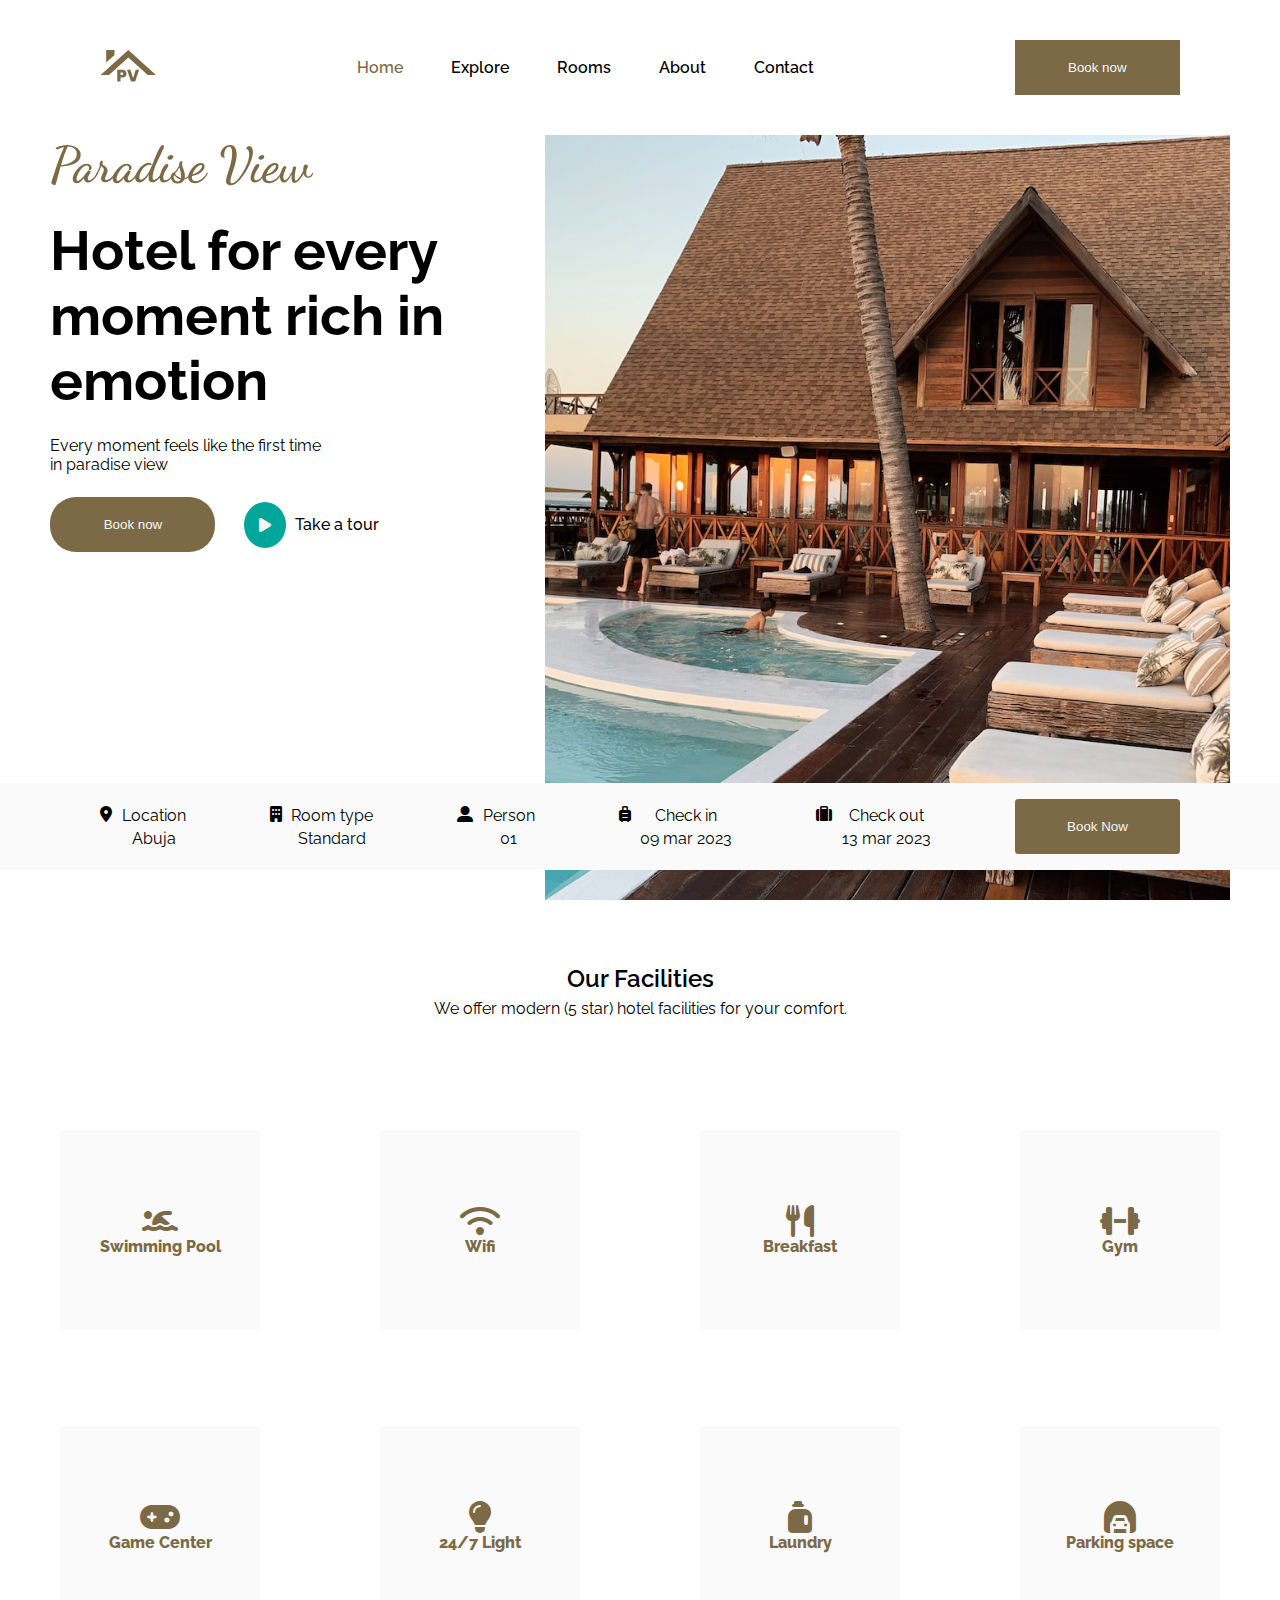
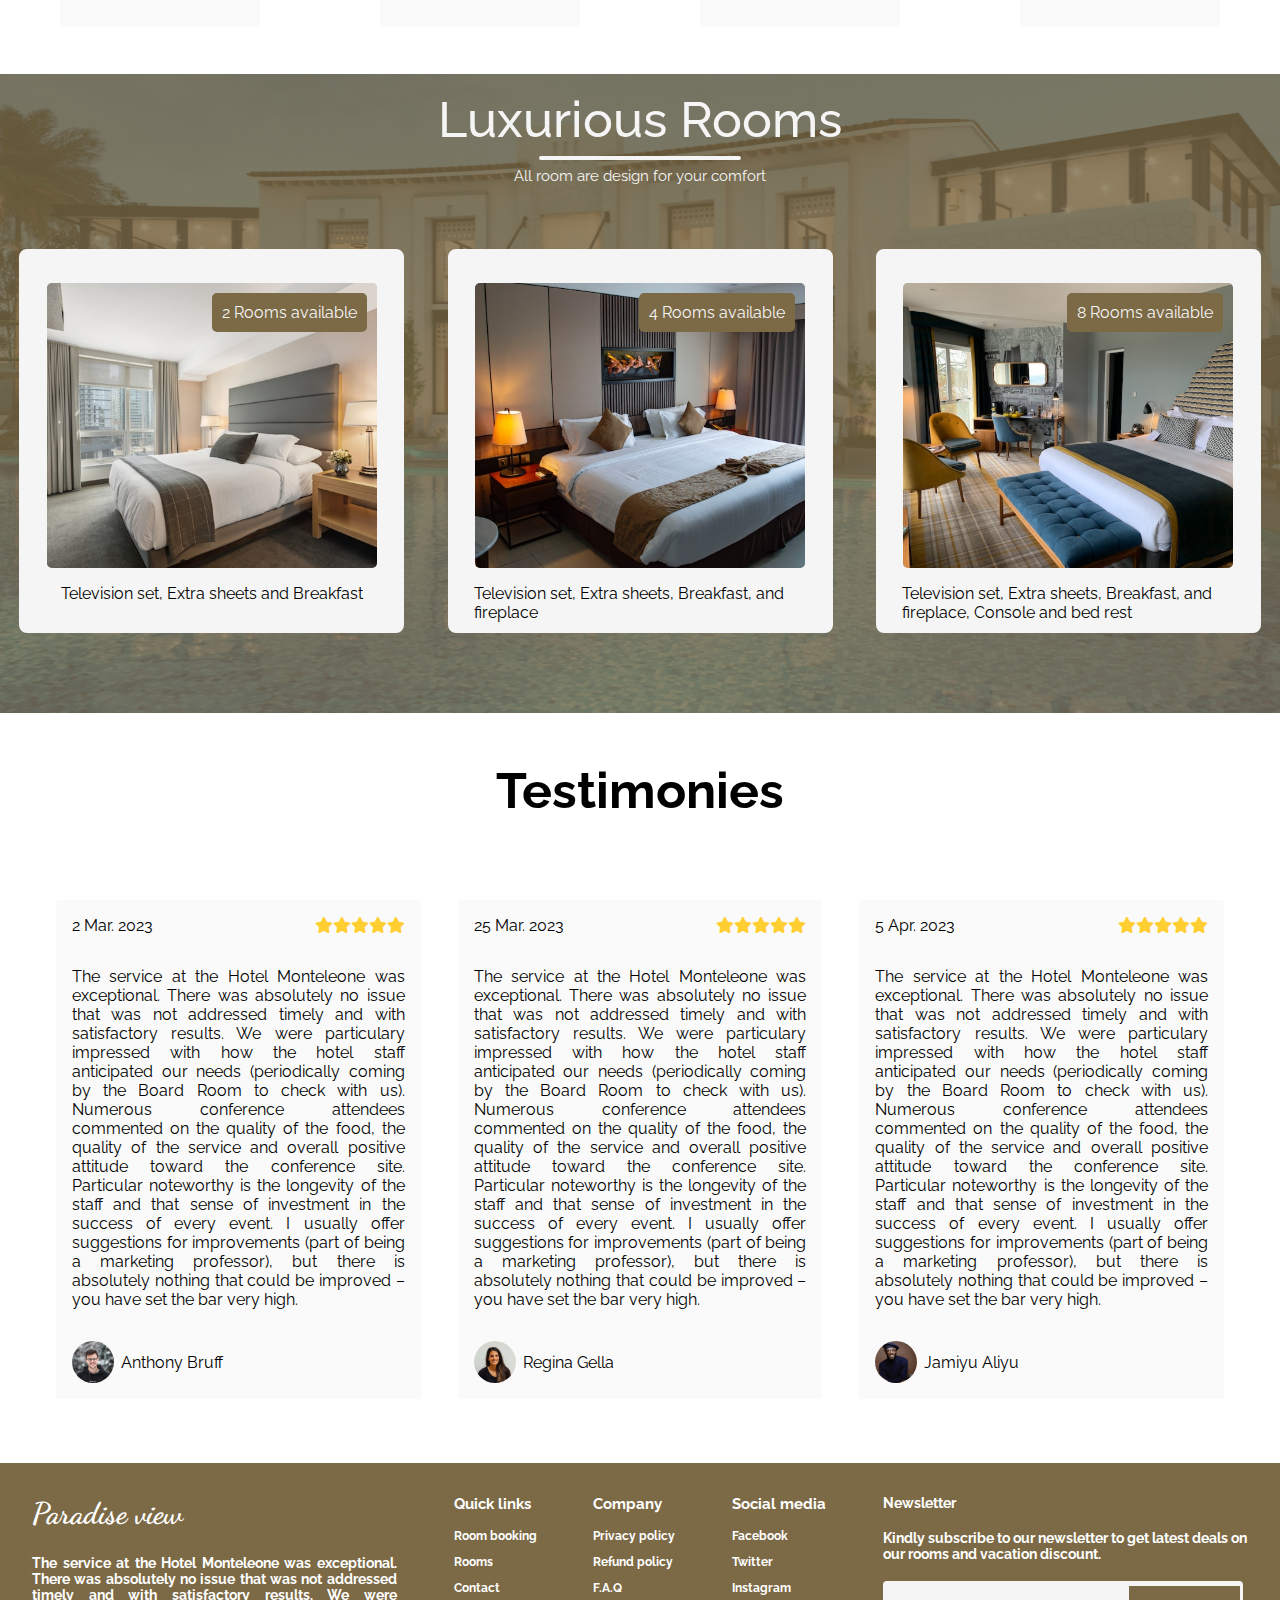
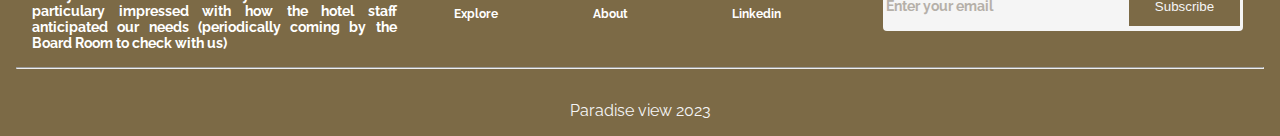
<file: index.html>
<!DOCTYPE html>
<html lang="en">
  <head>
    <meta charset="UTF-8" />
    <meta name="viewport" content="width=device-width, initial-scale=1.0" />
    <title>Hotel website</title>
    <link rel="stylesheet" href="./assets/css/styles.css" />
    <link
      rel="stylesheet"
      href="https://cdnjs.cloudflare.com/ajax/libs/font-awesome/6.4.0/css/all.min.css"
    />
  </head>
  <body>
    <div class="container">
      <div class="main">
        <div class="navigation">
          <div class="nav-icon">
            <img src="./assets/images/logo.svg" alt="" />
          </div>
          <div class="nav-bar">
            <!-- <span class="dropDown">
              <i class="fa-solid fa-bars"></i>
            </span> -->
            <ul class="dropdwn-list">
              <li id="current"><a href="#">Home</a></li>
              <li><a href="./html/explore.html">Explore</a></li>
              <li><a href="./html/rooms.html">Rooms</a></li>
              <li><a href="./html/aboutUs.html">About</a></li>
              <li><a href="./html/contact.html">Contact</a></li>
            </ul>
          </div>
          <div class="nav-button">
            <button>Book now</button>
          </div>
        </div>
        <div class="navigation-mobile">
          <div class="navigation-mobile-header">
          <div class="nav-icon">
            <img src="./assets/images/logo.svg" alt="" />
          </div>
          <div class="nav-button">
            <button>Book now</button>
          </div>
        </div>
        <div class="navigation-mobile-footer">
          <div class="nav-bar">
            <ul class="dropdwn-list">
              <li id="current"><a href="#">Home</a></li>
              <li><a href="./explore.html">Explore</a></li>
              <li><a href="rooms.html">Rooms</a></li>
              <li><a href="aboutUs.html">About</a></li>
              <li><a href="contact.html">Contact</a></li>
            </ul>
          </div>
        </div>
          
        </div>
        <div class="home-page">
          <div class="home-page-content">
            <div class="left-page">
              <h2 class="left-page-h2">Paradise View</h2>
              <p class="left-page-span">
                Hotel for every <br />
                moment rich in <br />emotion</p
              >
              <p
                >Every moment feels like the first time <br> in paradise view</p
              >
              <div class="left-page-button">
                <button>Book now</button>
                <div class="icon-class">
                  <i class="fa-solid fa-play"></i>
                  <div class="circle"></div>
                </div>
                <span>Take a tour</span>
              </div>
            </div>
            <div class="right-page">
              <img src="./assets/images/Rectangle 5.svg" alt="" />
            </div>
          </div>
          <div class="home-page-nav">
            <div class="nav-row">
              <i class="fa-solid fa-location-dot"></i>
              <div class="nav-column">
                <span>Location</span> 
                <span>Abuja</span>
              </div>
            </div>
            <div class="nav-row">
              <i class="fa-solid fa-building"></i>
              <div class="nav-column">
                <span>Room type</span>
                <span>Standard</span>
              </div>
            </div>
            <div class="nav-row">
              <i class="fa-solid fa-user-large"></i>
              <div class="nav-column">
                <span>Person</span>
                <span>01</span>
              </div>
            </div>
            <div class="nav-row">
              <i class="fa-solid fa-suitcase-rolling"></i>
              <div class="nav-column">
                <span>Check in</span>
                <span>09 mar 2023</span>
              </div>
            </div>
            <div class="nav-row">
              <i class="fa-solid fa-suitcase"></i>
              <div class="nav-column">
                <span>Check out</span>
                <span>13 mar 2023</span>
              </div>
            </div>
            <div class="home-page-nav-button">
              <button>Book Now</button>
            </div>
          </div>
        </div>
        <div class="facilities">
          <div class="facilities-header">
            <h2>Our Facilities</h2>
            <span
              >We offer modern (5 star) hotel facilities for your comfort.</span
            >
          </div>
          <div class="facilities01">
            <div class="facilities-icons">
              <i class="fa-solid fa-person-swimming"></i>
              <span>Swimming Pool</span>
            </div>
            <div class="facilities-icons">
              <i class="fa-solid fa-wifi"></i>
              <span>Wifi</span>
            </div>
            <div class="facilities-icons">
              <i class="fa-solid fa-utensils"></i>
              <span>Breakfast</span>
            </div>
            <div class="facilities-icons">
              <i class="fa-solid fa-dumbbell"></i>
              <span>Gym</span>
            </div>
          </div>
          <div class="facilities02">
            <div class="facilities-icons">
              <i class="fa-solid fa-gamepad"></i>
              <span>Game Center</span>
            </div>
            <div class="facilities-icons">
              <i class="fa-solid fa-lightbulb"></i>
              <span>24/7 Light</span>
            </div>
            <div class="facilities-icons">
              <i class="fa-solid fa-jug-detergent"></i>
              <span>Laundry</span>
            </div>
            <div class="facilities-icons">
              <i class="fa-solid fa-car-tunnel"></i>
              <span>Parking space</span>
            </div>
          </div>
        </div>
        <div class="container-rooms">
          <div class="blur-img">
          </div>
          <div class="container-rooms-content">
            <div class="rooms-content">
              <h1>Luxurious Rooms</h1>
              <span class="line"></span>
              <span>All room are design for your comfort</span>
            </div>
          </div>
          <div class="container-rooms-cards">
            <div class="rooms-cards">
              <div class="rooms-cards-content">
                <div class="rooms-cards-content-img">
                  <span>2 Rooms available</span>
                  
                  <img src="./assets/images/card-1.svg" alt="" />
                </div>
                <span>Television set, Extra sheets and Breakfast</span>
              </div>
            </div>
            <div class="rooms-cards">
              <div class="rooms-cards-content">
                <div class="rooms-cards-content-img">
                  <span>4 Rooms available</span>
                  <img src="./assets/images/card-2.svg" alt="" />
                </div>
                <span
                  >Television set, Extra sheets, Breakfast, and fireplace</span
                >
              </div>
            </div>
            <div class="rooms-cards">
              <div class="rooms-cards-content">
                <div class="rooms-cards-content-img">
                  <span>8 Rooms available</span>
                  <img src="./assets/images/card3.svg" alt="" />
                </div>
                <span
                  >Television set, Extra sheets, Breakfast, and fireplace,
                  Console and bed rest</span
                >
              </div>
            </div>
            <!-- </div> -->
          </div>
       
        </div>
        <div class="testimonies">
          <div class="testimonies-title">
            <h1>Testimonies</h1>
          </div>

          <div class="testimonies-cards">
            <div class="testimonies-card">
              <div class="rating">
                <span>2 Mar. 2023</span>
                <ul>
                  <li><i class="fa-solid fa-star"></i></li>
                  <li><i class="fa-solid fa-star"></i></li>
                  <li><i class="fa-solid fa-star"></i></li>
                  <li><i class="fa-solid fa-star"></i></li>
                  <li><i class="fa-solid fa-star"></i></li>
                </ul>
              </div>
              <div class="testimonies-content">
                <p>
                  The service at the Hotel Monteleone was exceptional. There was
                  absolutely no issue that was not addressed timely and with
                  satisfactory results. We were particulary impressed with how
                  the hotel staff anticipated our needs (periodically coming by
                  the Board Room to check with us). Numerous conference
                  attendees commented on the quality of the food, the quality of
                  the service and overall positive attitude toward the
                  conference site. Particular noteworthy is the longevity of the
                  staff and that sense of investment in the success of every
                  event. I usually offer suggestions for improvements (part of
                  being a marketing professor), but there is absolutely nothing
                  that could be improved – you have set the bar very high.
                </p>
              </div>
              <div class="testimonies-user">
                <img src="./assets/images/Ellipse 5.svg" alt="" />
                <span>Anthony Bruff</span>
              </div>
            </div>
            <div class="testimonies-card">
              <div class="rating">
                <span>25 Mar. 2023</span>
                <ul>
                  <li><i class="fa-solid fa-star"></i></li>
                  <li><i class="fa-solid fa-star"></i></li>
                  <li><i class="fa-solid fa-star"></i></li>
                  <li><i class="fa-solid fa-star"></i></li>
                  <li><i class="fa-solid fa-star"></i></li>
                </ul>
              </div>
              <div class="testimonies-content">
                <p>
                  The service at the Hotel Monteleone was exceptional. There was
                  absolutely no issue that was not addressed timely and with
                  satisfactory results. We were particulary impressed with how
                  the hotel staff anticipated our needs (periodically coming by
                  the Board Room to check with us). Numerous conference
                  attendees commented on the quality of the food, the quality of
                  the service and overall positive attitude toward the
                  conference site. Particular noteworthy is the longevity of the
                  staff and that sense of investment in the success of every
                  event. I usually offer suggestions for improvements (part of
                  being a marketing professor), but there is absolutely nothing
                  that could be improved – you have set the bar very high.
                </p>
              </div>
              <div class="testimonies-user">
                <img src="./assets/images/Ellipse 5 (1).svg" alt="" />
                <span>Regina Gella</span>
              </div>
            </div>
            <div class="testimonies-card">
              <div class="rating">
                <span>5 Apr. 2023</span>
                <ul>
                  <li><i class="fa-solid fa-star"></i></li>
                  <li><i class="fa-solid fa-star"></i></li>
                  <li><i class="fa-solid fa-star"></i></li>
                  <li><i class="fa-solid fa-star"></i></li>
                  <li><i class="fa-solid fa-star"></i></li>
                </ul>
              </div>
              <div class="testimonies-content">
                <p>
                  The service at the Hotel Monteleone was exceptional. There was
                  absolutely no issue that was not addressed timely and with
                  satisfactory results. We were particulary impressed with how
                  the hotel staff anticipated our needs (periodically coming by
                  the Board Room to check with us). Numerous conference
                  attendees commented on the quality of the food, the quality of
                  the service and overall positive attitude toward the
                  conference site. Particular noteworthy is the longevity of the
                  staff and that sense of investment in the success of every
                  event. I usually offer suggestions for improvements (part of
                  being a marketing professor), but there is absolutely nothing
                  that could be improved – you have set the bar very high.
                </p>
              </div>
              <div class="testimonies-user">
                <img src="./assets/images/Ellipse 5 (2).svg" alt="" />
                <span> Jamiyu Aliyu </span>
              </div>
            </div>
          </div>
        </div>
        <div class="footer">
          <div class="footer-details">
            <!-- <div class="footer-details-left"> -->
            <div class="footer-content">
              <span>Paradise view</span>
              <p>
                The service at the Hotel Monteleone was exceptional. There was
                absolutely no issue that was not addressed timely and with
                satisfactory results. We were particulary impressed with how the
                hotel staff anticipated our needs (periodically coming by the
                Board Room to check with us)
              </p>
            </div>
            <div class="footer-body">
            <div class="footer-navbar">
              <span>Quick links</span>
              <ul>
                <li>Room booking</li>
                <li>Rooms</li>
                <li>Contact</li>
                <li>Explore</li>
              </ul>
            </div>
            <div class="footer-navbar">
              <span>Company </span>
              <ul>
                <li>Privacy policy</li>
                <li>Refund policy</li>
                <li>F.A.Q</li>
                <li>About</li>
              </ul>
            </div>
            <!-- </div> -->
            <!-- <div class="footer-details-left"> -->
            <div class="footer-navbar">
              <span>Social media</span>
              <ul>
                <li>Facebook</li>
                <li>Twitter</li>
                <li>Instagram</li>
                <li>Linkedin</li>
              </ul>
            </div>
          </div>
            <div class="subscribe">
              <span>Newsletter</span>
              <p>
                Kindly subscribe to our newsletter to get latest deals on our
                rooms and vacation discount.
              </p>
              <div class="subscribe-button">
                <label for="">Enter your email </label
                ><button>Subscribe</button>
              </div>
              <!-- </div> -->
            </div>
          </div>
          <hr />
          <div class="footer-bottom">
            <span>Paradise view 2023</span>
          </div>
        </div>
      </div>
    </div>
  </body>
</html>
</file>
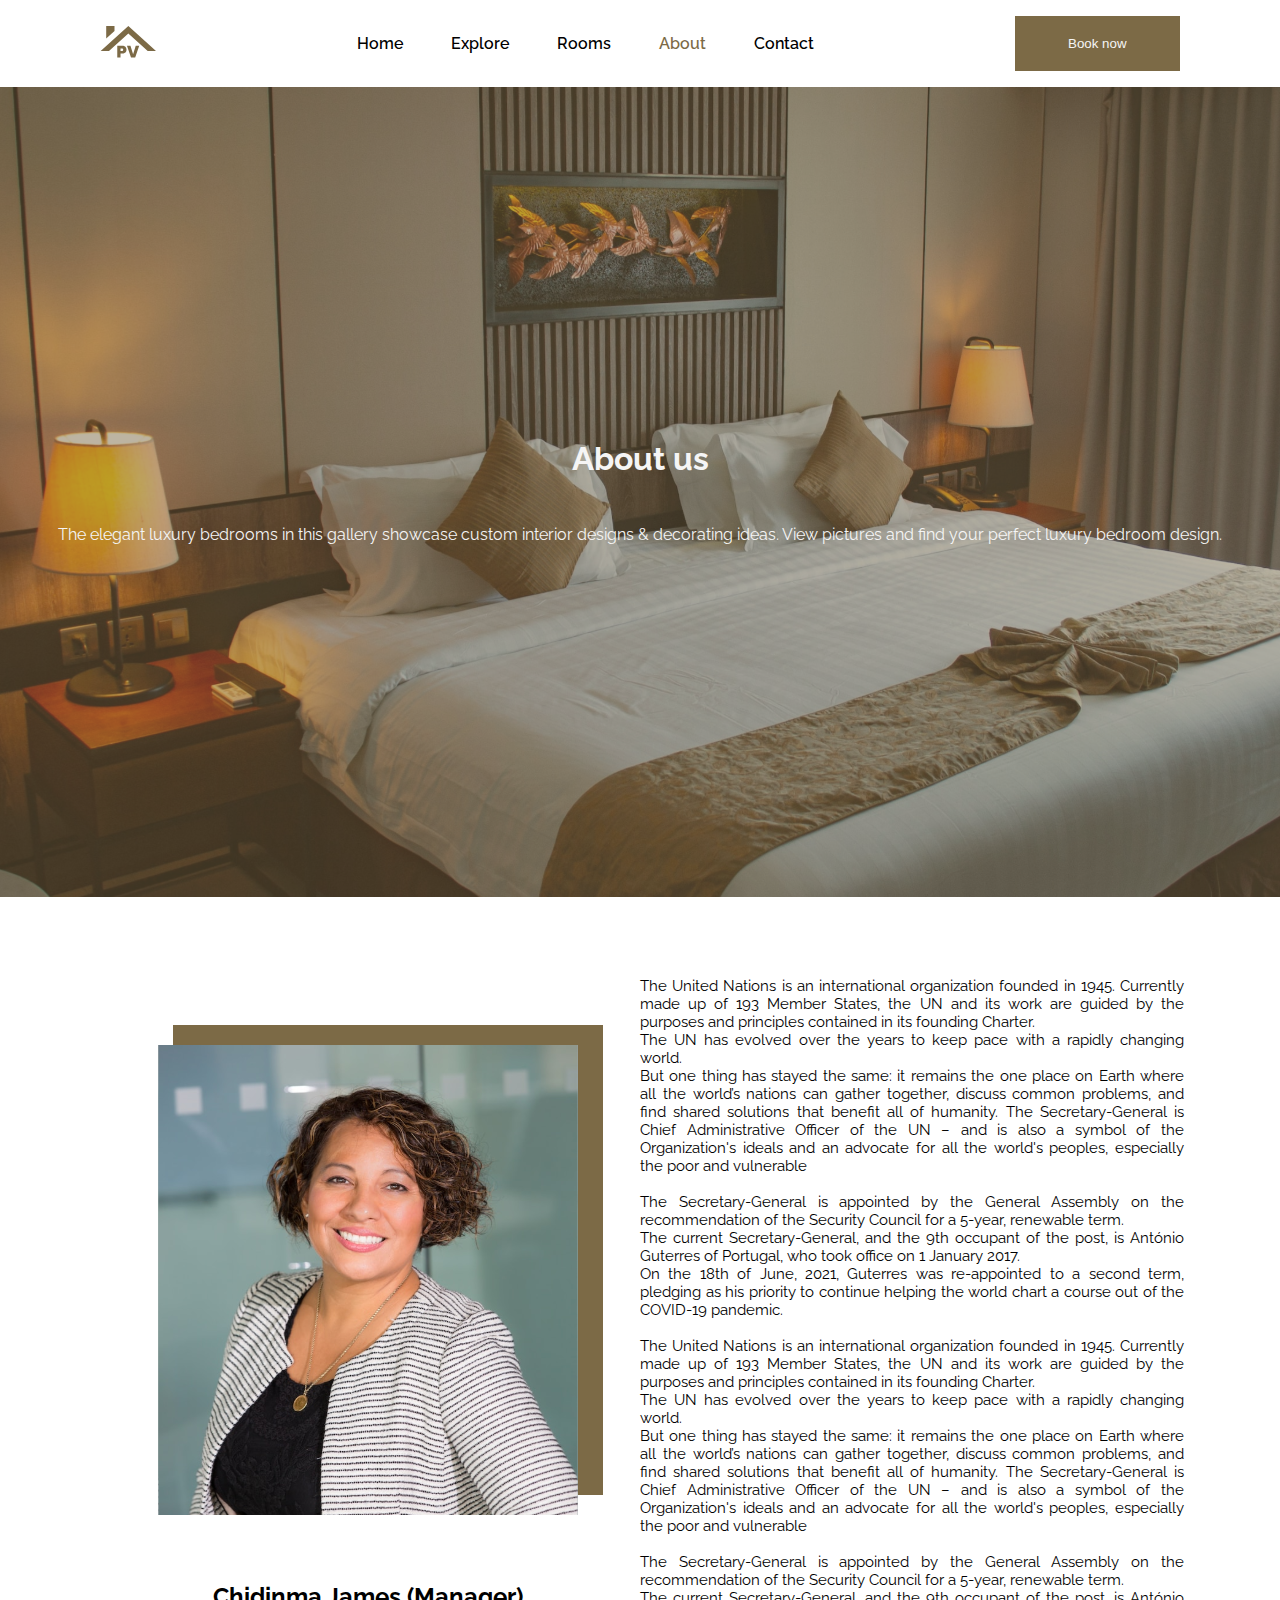
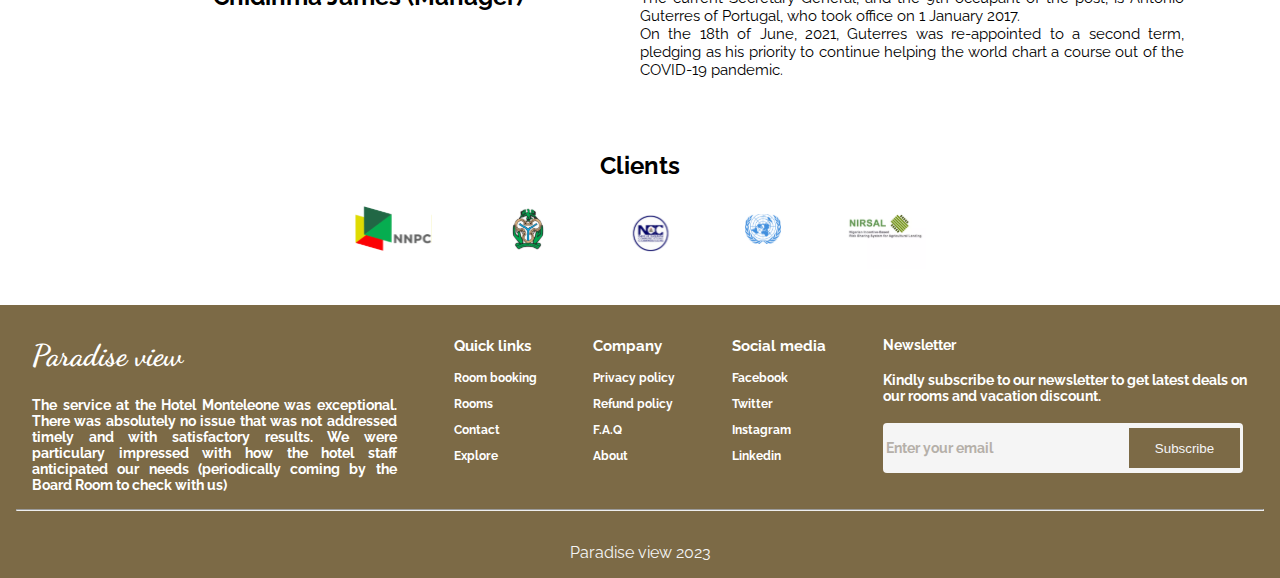
<file: aboutUs.html>
<!DOCTYPE html>
<html lang="en">
<head>
    <meta charset="UTF-8">
    <meta name="viewport" content="width=device-width, initial-scale=1.0">
    <title>About us</title>
    <link rel="stylesheet" href="./assets/css/aboutUs.css">
</head>
<link
rel="stylesheet"
href="https://cdnjs.cloudflare.com/ajax/libs/font-awesome/6.4.0/css/all.min.css"
/>
<body>
    <div class="container">
        <div class="main">
            <div class="navigation">
                <div class="nav-icon">
                  <img src="./assets/images/logo.svg" alt="" />
                </div>
                <div class="nav-bar">
   
                  
                  <ul class="dropdwn-list">
                    <li><a href="./index.html">Home</a></li>
              <li><a href="./explore.html">Explore</a></li>
              <li><a href="./rooms.html">Rooms</a></li>
              <li id="current"><a href="#">About</a></li>
              <li><a href="./contact.html">Contact</a></li>
                  </ul>
                </div>
                <div class="nav-button">
                  <button>Book now</button>
                </div>
              </div>
              <div class="navigation-mobile">
                <div class="navigation-mobile-header">
                <div class="nav-icon">
                  <img src="./assets/images/logo.svg" alt="" />
                </div>
                <div class="nav-button">
                  <button>Book now</button>
                </div>
              </div>
              <div class="navigation-mobile-footer">
                <div class="nav-bar">
                  <ul class="dropdwn-list">
                    <li id="current"><a href="#">Home</a></li>
                    <li><a href="./explore.html">Explore</a></li>
                    <li><a href="rooms.html">Rooms</a></li>
                    <li><a href="aboutUs.html">About</a></li>
                    <li><a href="contact.html">Contact</a></li>
                  </ul>
                </div>
              </div>
                
              </div>
              <!-- <div class="home"> -->
              <div class="home-screen">
                <span class="blur-img"></span>
                <div class="home-screen-content">
                <h1>About us</h1>
                <p>The elegant luxury bedrooms in this gallery showcase custom interior 
                    designs & decorating ideas. View pictures and find your
                     perfect luxury bedroom design.</p>
                    </div>
                    
              <!-- </div> -->
            </div>

            <div class="body-content">
                <div class="head">
                    <div class="left-container">
                      <div class="second-img">
                        <img src="./assets/images/aboutUs-owner.svg" alt="">
                        <span></span>
                      </div>
                        <h2>Chidinma James (Manager)</h2>
                    </div>
                    <div class="right-container">
                        <p>The United Nations is an international organization founded in 1945. Currently made up of 193 Member States, the UN and its work are guided by the purposes and principles contained in its founding Charter.
                            <br>The UN has evolved over the years to keep pace with a rapidly changing world.
                           <br> But one thing has stayed the same: it remains the one place on Earth where all the world’s nations can gather together, discuss common problems, and find shared solutions that benefit all of humanity. The Secretary-General is Chief Administrative Officer of the UN – and is also a symbol of the Organization's ideals and an advocate for all the world's peoples, especially the poor and vulnerable</p>
                        <br><p>The Secretary-General is appointed by the General Assembly on the recommendation of the Security Council for a 5-year, renewable term.
                            <br>The current Secretary-General, and the 9th occupant of the post, is António Guterres of Portugal, who took office on 1 January 2017.
                           <br> On the 18th of June, 2021, Guterres was re-appointed to a second term, pledging as his priority to continue helping the world chart a course out of the COVID-19 pandemic.</p>
                        <br><p>The United Nations is an international organization founded in 1945. Currently made up of 193 Member States, the UN and its work are guided by the purposes and principles contained in its founding Charter.
                            <br>The UN has evolved over the years to keep pace with a rapidly changing world.
                           <br> But one thing has stayed the same: it remains the one place on Earth where all the world’s nations can gather together, discuss common problems, and find shared solutions that benefit all of humanity. The Secretary-General is Chief Administrative Officer of the UN – and is also a symbol of the Organization's ideals and an advocate for all the world's peoples, especially the poor and vulnerable</p>
                        <br><p>The Secretary-General is appointed by the General Assembly on the recommendation of the Security Council for a 5-year, renewable term.
                            <br>The current Secretary-General, and the 9th occupant of the post, is António Guterres of Portugal, who took office on 1 January 2017.
                            <br>On the 18th of June, 2021, Guterres was re-appointed to a second term, pledging as his priority to continue helping the world chart a course out of the COVID-19 pandemic.</p>
                    </div>
                </div>
                <div class="bottom">
                    <div class="title">
                        <h2>Clients</h2>
                    </div>
                    <div class="icon">
                        <ul>
                            <li><img src="./assets/images/image 6.svg" alt=""></li>
                            <li><img src="./assets/images/image 5.svg" alt=""></li>
                            <li><img src="./assets/images/image 7.svg" alt=""></li>
                            <li><img src="./assets/images/image 4.svg" alt=""></li>
                            <li><img src="./assets/images/image 8.svg" alt=""></li>
                        </ul>
                    </div>
                </div>
            </div>
            
            
              <div class="footer">
                <div class="footer-details">
                  <!-- <div class="footer-details-left"> -->
                  <div class="footer-content">
                    <span>Paradise view</span>
                    <p>
                      The service at the Hotel Monteleone was exceptional. There was
                      absolutely no issue that was not addressed timely and with
                      satisfactory results. We were particulary impressed with how the
                      hotel staff anticipated our needs (periodically coming by the
                      Board Room to check with us)
                    </p>
                  </div>
                  <div class="footer-body">
                  <div class="footer-navbar">
                    <span>Quick links</span>
                    <ul>
                      <li>Room booking</li>
                      <li>Rooms</li>
                      <li>Contact</li>
                      <li>Explore</li>
                    </ul>
                  </div>
                  <div class="footer-navbar">
                    <span>Company</span>
                    <ul>
                      <li>Privacy policy</li>
                      <li>Refund policy</li>
                      <li>F.A.Q</li>
                      <li>About</li>
                    </ul>
                  </div>
                  <!-- </div> -->
                  <!-- <div class="footer-details-left"> -->
                  <div class="footer-navbar">
                    <span>Social media</span>
                    <ul>
                      <li>Facebook</li>
                      <li>Twitter</li>
                      <li>Instagram</li>
                      <li>Linkedin</li>
                    </ul>
                  </div>
                </div>
                  <div class="subscribe">
                    <span>Newsletter</span>
                    <p>
                      Kindly subscribe to our newsletter to get latest deals on our
                      rooms and vacation discount.
                    </p>
                    <div class="subscribe-button">
                      <label for="">Enter your email </label
                      ><button>Subscribe</button>
                    </div>
                    <!-- </div> -->
                  </div>
                </div>
                <hr />
                <div class="footer-bottom">
                  <span>Paradise view 2023</span>
                </div>
              </div>
        </div>
    </div>
</body>
</html>
</file>
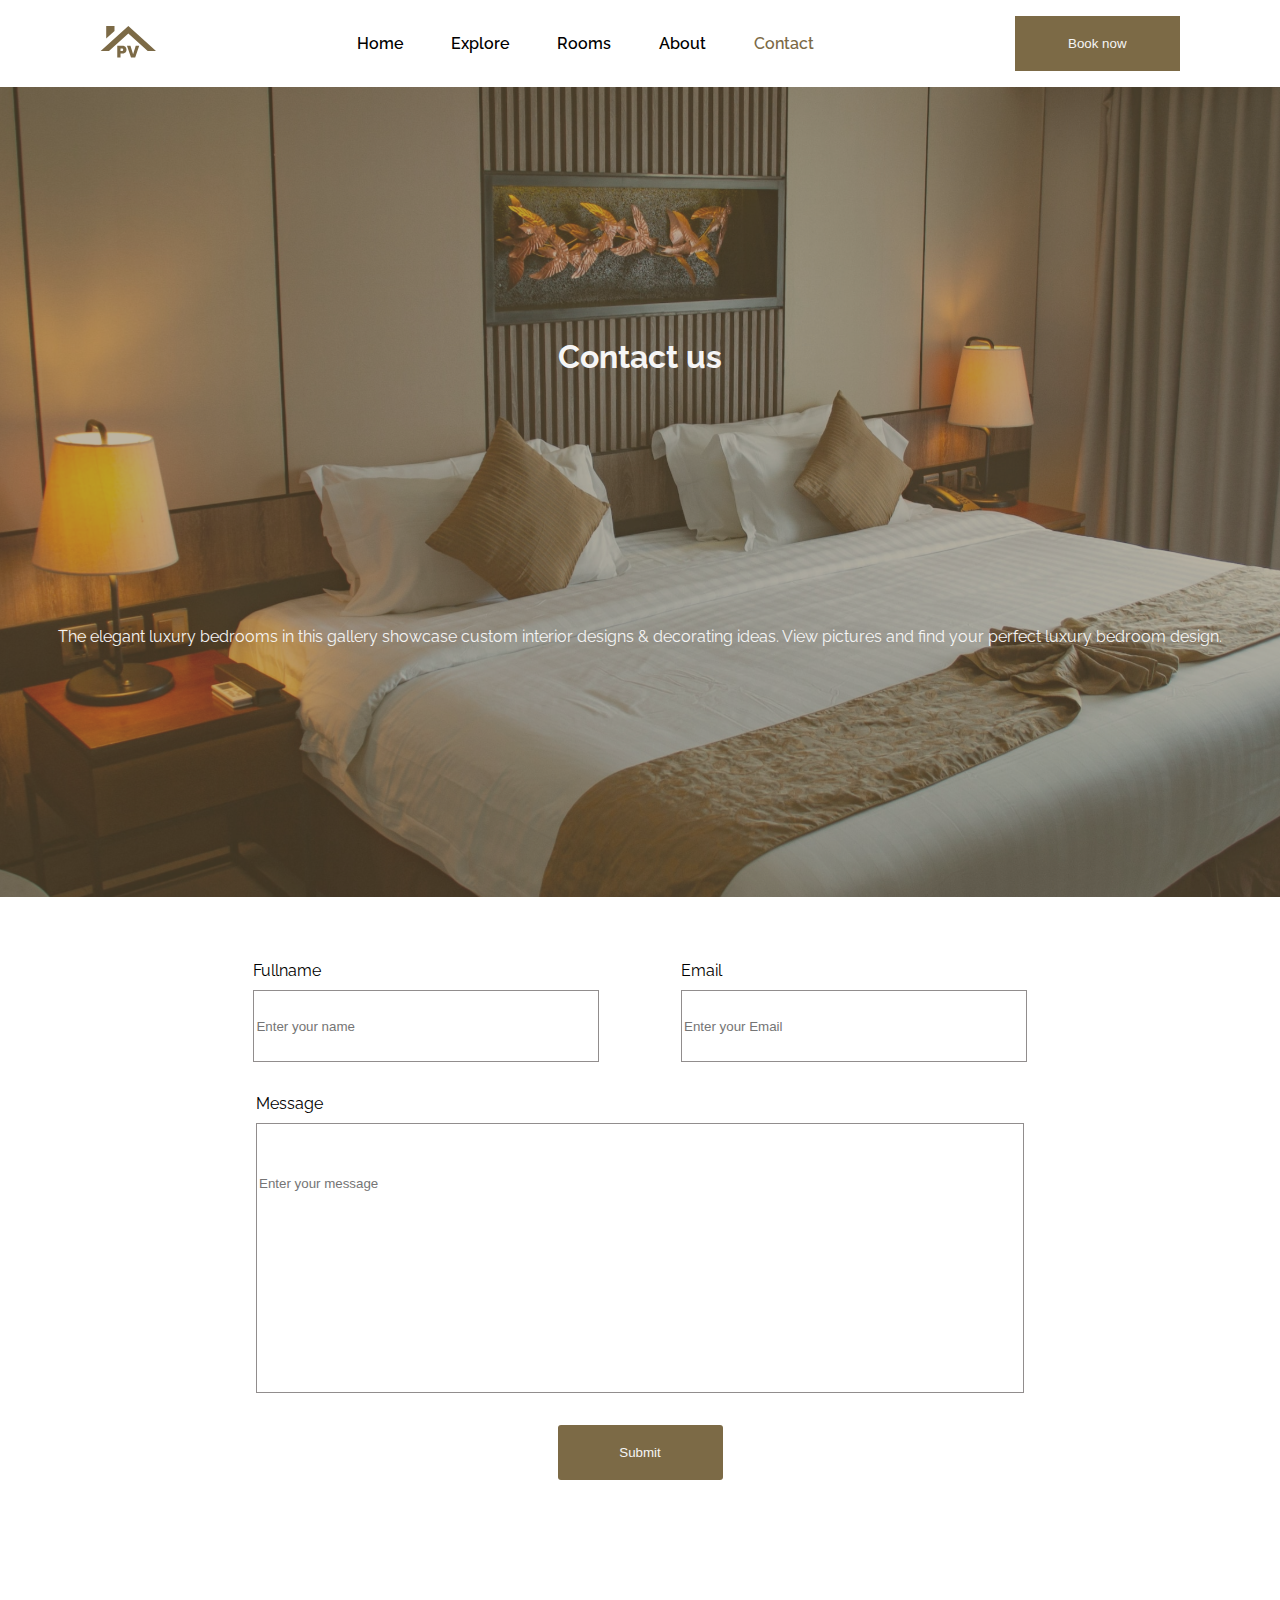
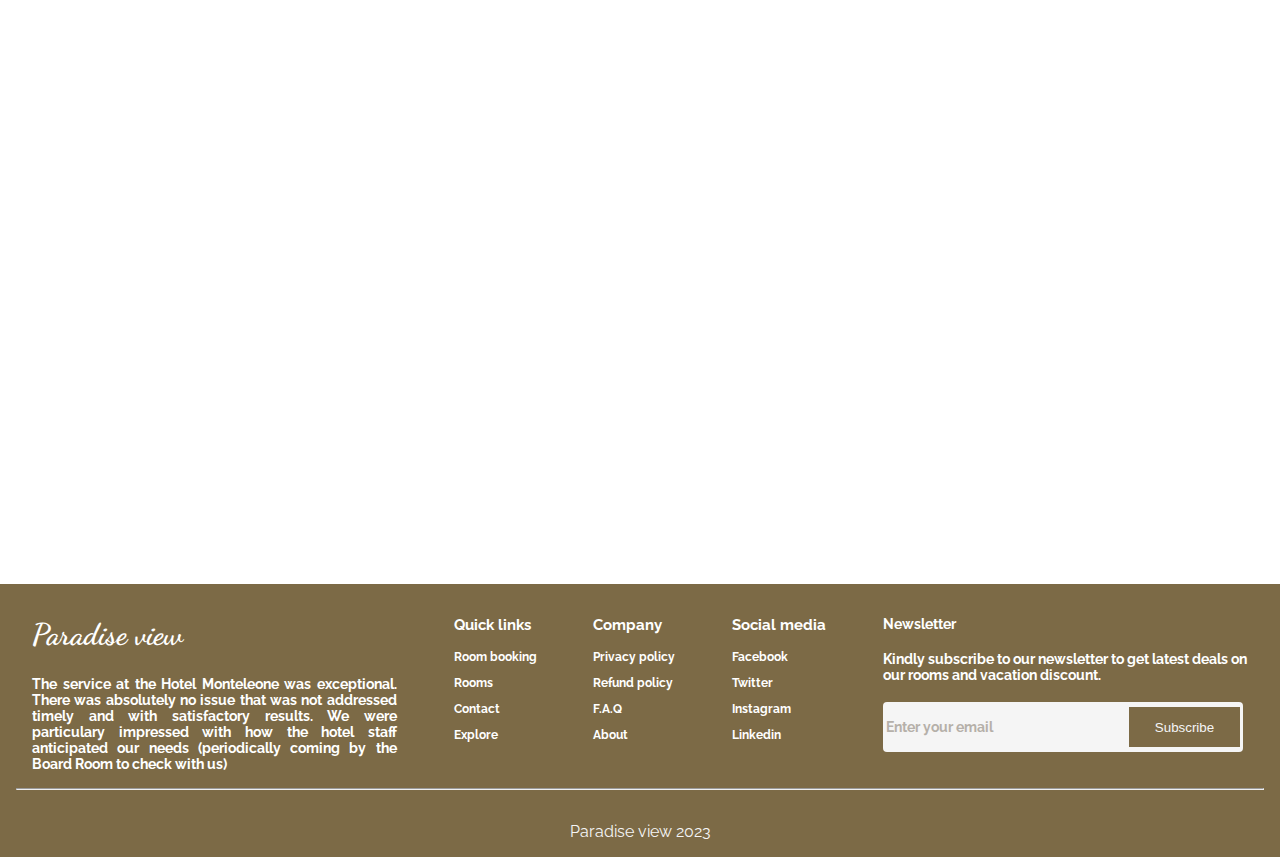
<file: contact.html>
<!DOCTYPE html>
<html lang="en">
<head>
    <meta charset="UTF-8">
    <meta name="viewport" content="width=device-width, initial-scale=1.0">
    <title>Contact Us</title>
    <link rel="stylesheet" href="./assets/css/contectUs.css">
</head>
<body>
    <div class="container">
        <div class="main">
            <div class="navigation">
                <div class="nav-icon">
                  <img src="./assets/images/logo.svg" alt="" />
                </div>
                <div class="nav-bar">
                 
                  <ul class="dropdwn-list">
                    <li><a href="./index.html">Home</a></li>
              <li><a href="./explore.html">Explore</a></li>
              <li><a href="./rooms.html">Rooms</a></li>
              <li><a href="./aboutUs.html">About</a></li>
              <li id="current"><a href="#">Contact</a></li>
                  </ul>
                </div>
                <div class="nav-button">
                  <button>Book now</button>
                </div>
              </div>
              <div class="navigation-mobile">
                <div class="navigation-mobile-header">
                <div class="nav-icon">
                  <img src="./assets/images/logo.svg" alt="" />
                </div>
                <div class="nav-button">
                  <button>Book now</button>
                </div>
              </div>
              <div class="navigation-mobile-footer">
                <div class="nav-bar">
                  <ul class="dropdwn-list">
                    <li id="current"><a href="#">Home</a></li>
                    <li><a href="./explore.html">Explore</a></li>
                    <li><a href="rooms.html">Rooms</a></li>
                    <li><a href="aboutUs.html">About</a></li>
                    <li><a href="contact.html">Contact</a></li>
                  </ul>
                </div>
              </div>
                
              </div>
              <!-- <div class="home"> -->
              <div class="home-screen">
                <div class="blur-img"></div>
                <div class="home-screen-content">
                <h1>Contact us</h1>
                <p>The elegant luxury bedrooms in this gallery showcase custom interior 
                    designs & decorating ideas. View pictures and find your
                     perfect luxury bedroom design.</p>
                    </div>
                
              <!-- </div> -->
            </div>

            <div class="contact-details">
                <div class="contact-details01">
                    <div class="Name">
                    <label for="name">Fullname</label>
                    <input type="text" id="name" placeholder="Enter your name">
              </div>
                <div class="Email">
                    <label for="email">Email</label>
                    <input type="email" id="email" placeholder="Enter your Email">
                </div>
                </div>
                <div class="contact-details02">
                    <label for="message">Message</label>
                    <input type="text" id="message" placeholder="Enter your message">
                </div>
                <div class="nav-button" id="submit">
                  <button>Submit</button>
                </div>
            </div>
            <div class="google-map">
                <iframe src="https://www.google.com/maps/embed?pb=!1m18!1m12!1m3!1d31833.234666573197!2d73.50616017724609!3d4.1900350257176395!2m3!1f0!2f0!3f0!3m2!1i1024!2i768!4f13.1!3m3!1m2!1s0x3b3f7e5607d1f5e5%3A0x8ad8e99b5a051299!2zTWFsw6ksIE1hbGRpdmVz!5e0!3m2!1sen!2sin!4v1690185630950!5m2!1sen!2sin" width="600" height="400" style="border:0;" allowfullscreen="" loading="lazy" referrerpolicy="no-referrer-when-downgrade"></iframe>
                <!-- <iframe src="[your unique google URL] " width="600" height="450" style="border:0;" allowfullscreen="" loading="lazy" referrerpolicy="no-referrer-when-downgrade"></iframe> -->
           </div>
            
            
            
              <div class="footer">
                <div class="footer-details">
                  <!-- <div class="footer-details-left"> -->
                  <div class="footer-content">
                    <span>Paradise view</span>
                    <p>
                      The service at the Hotel Monteleone was exceptional. There was
                      absolutely no issue that was not addressed timely and with
                      satisfactory results. We were particulary impressed with how the
                      hotel staff anticipated our needs (periodically coming by the
                      Board Room to check with us)
                    </p>
                  </div>
                  <div class="footer-body">
                  <div class="footer-navbar">
                    <span>Quick links</span>
                    <ul>
                      <li>Room booking</li>
                      <li>Rooms</li>
                      <li>Contact</li>
                      <li>Explore</li>
                    </ul>
                  </div>
                  <div class="footer-navbar">
                    <span>Company</span>
                    <ul>
                      <li>Privacy policy</li>
                      <li>Refund policy</li>
                      <li>F.A.Q</li>
                      <li>About</li>
                    </ul>
                  </div>
                  <!-- </div> -->
                  <!-- <div class="footer-details-left"> -->
                  <div class="footer-navbar">
                    <span>Social media</span>
                    <ul>
                      <li>Facebook</li>
                      <li>Twitter</li>
                      <li>Instagram</li>
                      <li>Linkedin</li>
                    </ul>
                  </div>
                </div>
                  <div class="subscribe">
                    <span>Newsletter</span>
                    <p>
                      Kindly subscribe to our newsletter to get latest deals on our
                      rooms and vacation discount.
                    </p>
                    <div class="subscribe-button">
                      <label for="">Enter your email </label
                      ><button>Subscribe</button>
                    </div>
                    <!-- </div> -->
                  </div>
                </div>
                <hr />
                <div class="footer-bottom">
                  <span>Paradise view 2023</span>
                </div>
              </div>
        </div>
    </div>
    
</body>
</html>
</file>
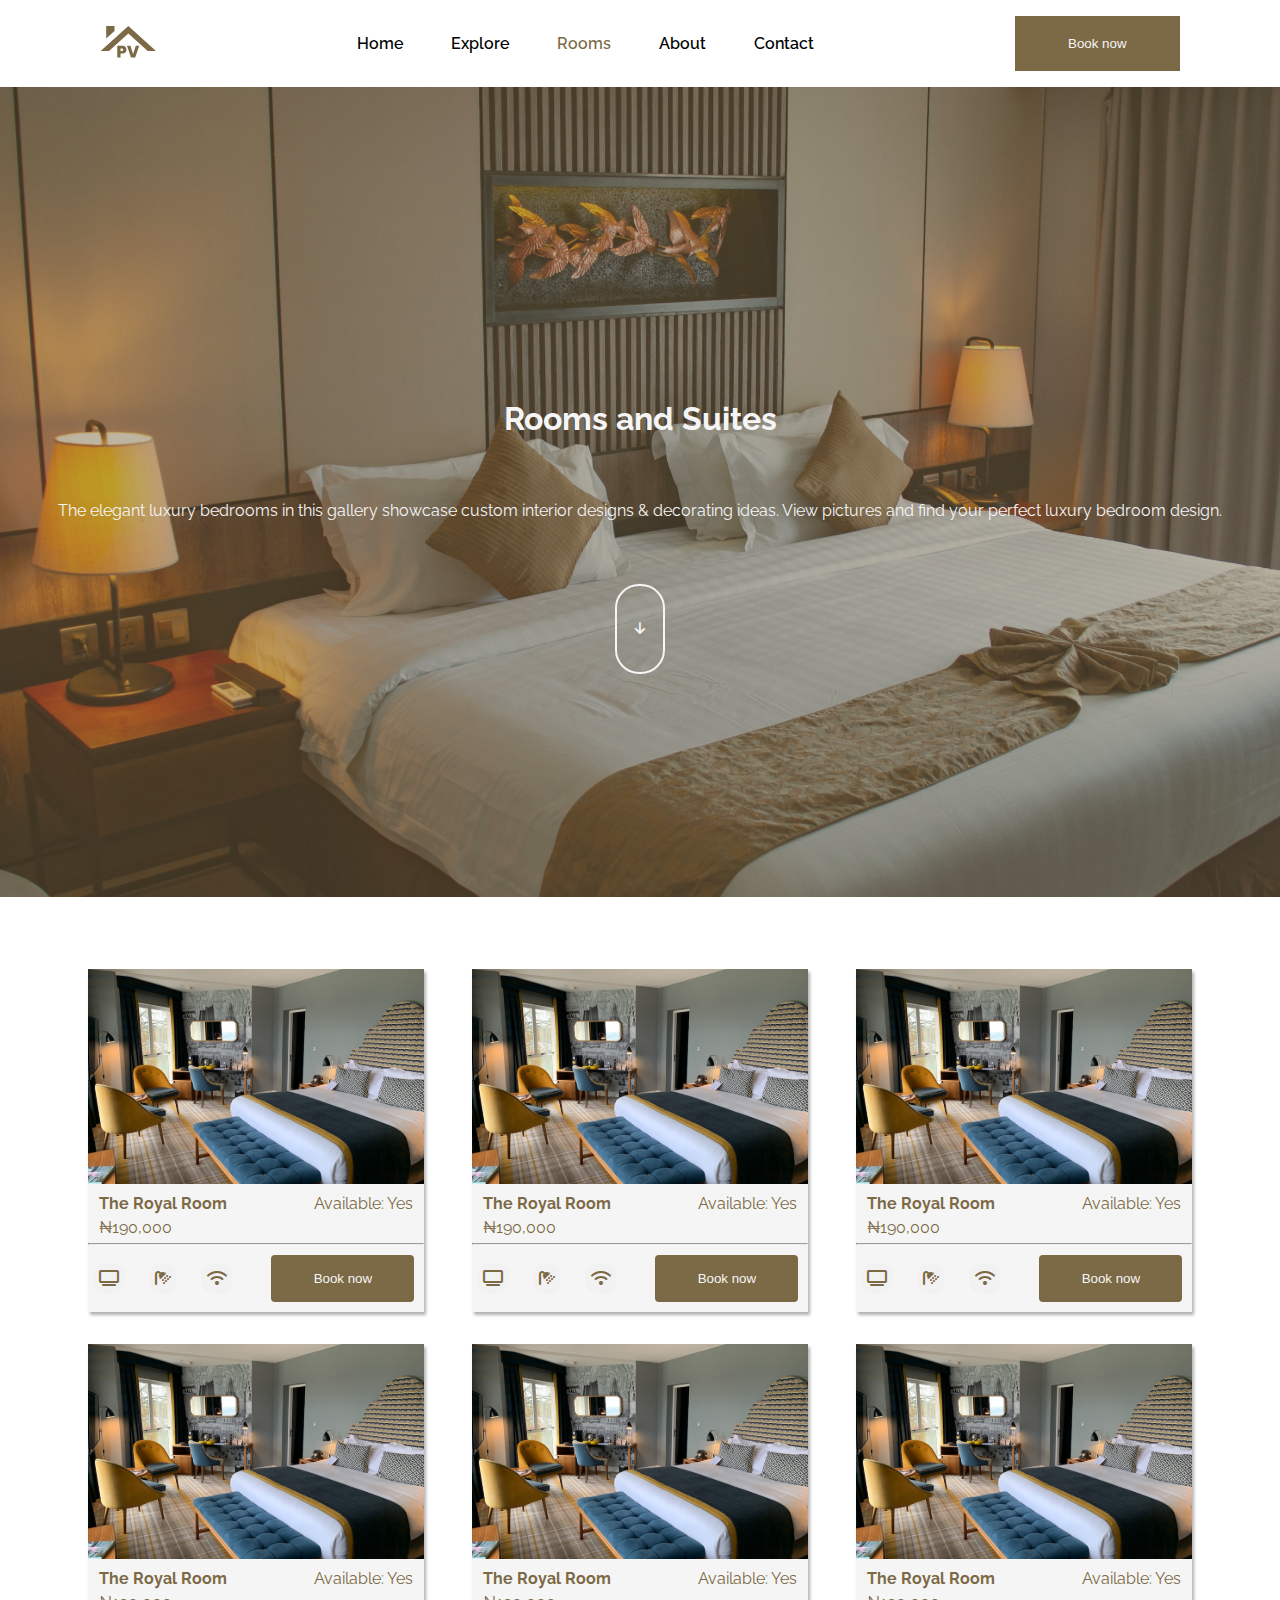
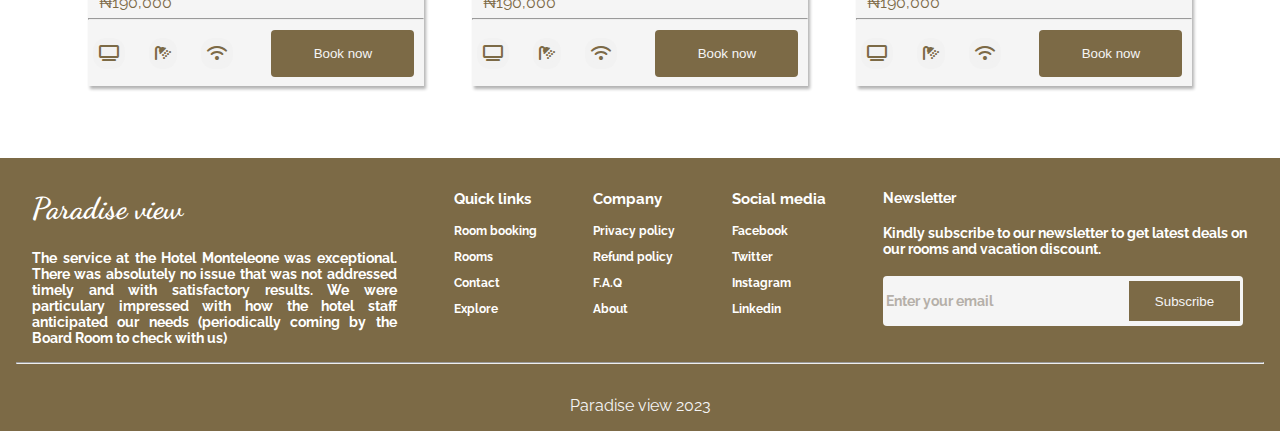
<file: rooms.html>
<!DOCTYPE html>
<html lang="en">
  <head>
    <meta charset="UTF-8" />
    <meta name="viewport" content="width=device-width, initial-scale=1.0" />
    <title>Rooms</title>
    <link rel="stylesheet" href="./assets/css/rooms.css" />
  </head>
  <link
    rel="stylesheet"
    href="https://cdnjs.cloudflare.com/ajax/libs/font-awesome/6.4.0/css/all.min.css"
  />
  <body>
    <div class="container">
      <div class="main">
        <div class="navigation">
          <div class="nav-icon">
            <img src="./assets/images/logo.svg" alt="" />
          </div>
          <div class="nav-bar">
            <ul class="dropdwn-list">
              <li><a href="./index.html">Home</a></li>
              <li><a href="./explore.html">Explore</a></li>
              <li id="current"><a href="#">Rooms</a></li>
              <li><a href="./aboutUs.html">About</a></li>
              <li><a href="./contact.html">Contact</a></li>
            </ul>
          </div>
          <div class="nav-button">
            <button>Book now</button>
          </div>
        </div>
        <div class="navigation-mobile">
          <div class="navigation-mobile-header">
            <div class="nav-icon">
              <img src="./assets/images/logo.svg" alt="" />
            </div>
            <div class="nav-button">
              <button>Book now</button>
            </div>
          </div>
          <div class="navigation-mobile-footer">
            <div class="nav-bar">
              <ul class="dropdwn-list">
                <li id="current"><a href="#">Home</a></li>
                <li><a href="./explore.html">Explore</a></li>
                <li><a href="rooms.html">Rooms</a></li>
                <li><a href="aboutUs.html">About</a></li>
                <li><a href="contact.html">Contact</a></li>
              </ul>
            </div>
          </div>
        </div>
        <!-- <div class="home"> -->
        <div class="home-screen">
          <span> </span>
          <div class="home-screen-content">
            <h1>Rooms and Suites</h1>
            <p>
              The elegant luxury bedrooms in this gallery showcase custom
              interior designs & decorating ideas. View pictures and find your
              perfect luxury bedroom design.
            </p>
            <button class="#"><i class="fa-solid fa-arrow-down"></i></button>
          </div>

          <!-- </div> -->
        </div>

        <div class="rooms-card">
          <div class="rooms-card-01">
            <div class="card">
              <div class="room">
                <img src="./assets/images/homePage_card_img.svg" alt="" />
              </div>
              <div class="room-details">
                <div class="room-name">
                  <div class="room-type">
                    <h4>The Royal Room</h4>
                    <span>Available: Yes</span>
                  </div>
                  <div class="room-price">
                    <span>₦190,000</span>
                  </div>
                </div>
                <hr />
                <div class="room-facility">
                  <div class="room-facility-icons">
                    <ul>
                      <li><i class="fa-solid fa-tv"></i></li>
                      <li><i class="fa-solid fa-shower"></i></li>
                      <li><i class="fa-solid fa-wifi"></i></li>
                    </ul>
                  </div>
                  <div class="room-facility">
                    <button>Book now</button>
                  </div>
                </div>
              </div>
            </div>
            <div class="card">
              <div class="room">
                <img src="./assets/images/homePage_card_img.svg" alt="" />
              </div>
              <div class="room-details">
                <div class="room-name">
                  <div class="room-type">
                    <h4>The Royal Room</h4>
                    <span>Available: Yes</span>
                  </div>
                  <div class="room-price">
                    <span>₦190,000</span>
                  </div>
                </div>
                <hr />
                <div class="room-facility">
                  <div class="room-facility-icons">
                    <ul>
                      <li><i class="fa-solid fa-tv"></i></li>
                      <li><i class="fa-solid fa-shower"></i></li>
                      <li><i class="fa-solid fa-wifi"></i></li>
                    </ul>
                  </div>
                  <div class="room-facility">
                    <button>Book now</button>
                  </div>
                </div>
              </div>
            </div>
            <div class="card">
              <div class="room">
                <img src="./assets/images/homePage_card_img.svg" alt="" />
              </div>
              <div class="room-details">
                <div class="room-name">
                  <div class="room-type">
                    <h4>The Royal Room</h4>
                    <span>Available: Yes</span>
                  </div>
                  <div class="room-price">
                    <span>₦190,000</span>
                  </div>
                </div>
                <hr />
                <div class="room-facility">
                  <div class="room-facility-icons">
                    <ul>
                      <li><i class="fa-solid fa-tv"></i></li>
                      <li><i class="fa-solid fa-shower"></i></li>
                      <li><i class="fa-solid fa-wifi"></i></li>
                    </ul>
                  </div>
                  <div class="room-facility">
                    <button>Book now</button>
                  </div>
                </div>
              </div>
            </div>
          </div>
          <div class="rooms-card-02">
            <div class="card">
              <div class="room">
                <img src="./assets/images/homePage_card_img.svg" alt="" />
              </div>
              <div class="room-details">
                <div class="room-name">
                  <div class="room-type">
                    <h4>The Royal Room</h4>
                    <span>Available: Yes</span>
                  </div>
                  <div class="room-price">
                    <span>₦190,000</span>
                  </div>
                </div>
                <hr />
                <div class="room-facility">
                  <div class="room-facility-icons">
                    <ul>
                      <li><i class="fa-solid fa-tv"></i></li>
                      <li><i class="fa-solid fa-shower"></i></li>
                      <li><i class="fa-solid fa-wifi"></i></li>
                    </ul>
                  </div>
                  <div class="room-facility">
                    <button>Book now</button>
                  </div>
                </div>
              </div>
            </div>
            <div class="card">
              <div class="room">
                <img src="./assets/images/homePage_card_img.svg" alt="" />
              </div>
              <div class="room-details">
                <div class="room-name">
                  <div class="room-type">
                    <h4>The Royal Room</h4>
                    <span>Available: Yes</span>
                  </div>
                  <div class="room-price">
                    <span>₦190,000</span>
                  </div>
                </div>
                <hr />
                <div class="room-facility">
                  <div class="room-facility-icons">
                    <ul>
                      <li><i class="fa-solid fa-tv"></i></li>
                      <li><i class="fa-solid fa-shower"></i></li>
                      <li><i class="fa-solid fa-wifi"></i></li>
                    </ul>
                  </div>
                  <div class="room-facility">
                    <button>Book now</button>
                  </div>
                </div>
              </div>
            </div>
            <div class="card">
              <div class="room">
                <img src="./assets/images/homePage_card_img.svg" alt="" />
              </div>
              <div class="room-details">
                <div class="room-name">
                  <div class="room-type">
                    <h4>The Royal Room</h4>
                    <span>Available: Yes</span>
                  </div>
                  <div class="room-price">
                    <span>₦190,000</span>
                  </div>
                </div>
                <hr />
                <div class="room-facility">
                  <div class="room-facility-icons">
                    <ul>
                      <li><i class="fa-solid fa-tv"></i></li>
                      <li><i class="fa-solid fa-shower"></i></li>
                      <li><i class="fa-solid fa-wifi"></i></li>
                    </ul>
                  </div>
                  <div class="room-facility">
                    <button>Book now</button>
                  </div>
                </div>
              </div>
            </div>
          </div>
        </div>

        <div class="footer">
          <div class="footer-details">
            <!-- <div class="footer-details-left"> -->
            <div class="footer-content">
              <span>Paradise view</span>
              <p>
                The service at the Hotel Monteleone was exceptional. There was
                absolutely no issue that was not addressed timely and with
                satisfactory results. We were particulary impressed with how the
                hotel staff anticipated our needs (periodically coming by the
                Board Room to check with us)
              </p>
            </div>
            <div class="footer-body">
            <div class="footer-navbar">
              <span>Quick links</span>
              <ul>
                <li>Room booking</li>
                <li>Rooms</li>
                <li>Contact</li>
                <li>Explore</li>
              </ul>
            </div>
            <div class="footer-navbar">
              <span>Company</span>
              <ul>
                <li>Privacy policy</li>
                <li>Refund policy</li>
                <li>F.A.Q</li>
                <li>About</li>
              </ul>
            </div>
            <!-- </div> -->
            <!-- <div class="footer-details-left"> -->
            <div class="footer-navbar">
              <span>Social media</span>
              <ul>
                <li>Facebook</li>
                <li>Twitter</li>
                <li>Instagram</li>
                <li>Linkedin</li>
              </ul>
            </div>
          </div>
            <div class="subscribe">
              <span>Newsletter</span>
              <p>
                Kindly subscribe to our newsletter to get latest deals on our
                rooms and vacation discount.
              </p>
              <div class="subscribe-button">
                <label for="">Enter your email </label
                ><button>Subscribe</button>
              </div>
              <!-- </div> -->
            </div>
          </div>
          <hr />
          <div class="footer-bottom">
            <span>Paradise view 2023</span>
          </div>
        </div>
      </div>
    </div>
  </body>
</html>
</file>
<file: assets/css/styles.css>
@import url("https://fonts.googleapis.com/css?family=Raleway:300,400,700&display=swap");
@import url("https://fonts.googleapis.com/css?family=Dancing Script");

:root {
  --brown: rgba(124, 106, 70, 1);
}

* {
  box-sizing: border-box;
  margin: 0;
}

body {
  font-family: "Raleway", sans-serif !important;
}

.container {
  width: 100%;
  margin: 0 auto;
  background-color: white;
}
/* .main{
    margin: 5rem;
    padding: 0 2rem;
} */

/* Navigation */

.navigation {
  display: flex;
  justify-content: space-around;
  align-items: center;
  height: 15vh;
}
.navigation-mobile{
  display: none;
}

.nav-bar ul {
  display: flex;
  list-style: none;
  padding: 0;
  gap: 3rem;
  font-weight: 550;
}


/* .dropdwn{
  display: none;
} */
.nav-bar > ul > li > a {
  text-decoration: none;
  color: black;
  
}
/* .nav-bar > li:nth-child(1) {
    color: var(--brown);
  } */
  #current > a{
   color: var(--brown);
  }

.nav-bar > ul > li > a:hover {
  color: var(--brown);
}
.nav-button button {
  width: 165px;
  height: 55px;
  background-color: var(--brown);
  color: whitesmoke;
  align-items: center;
  display: flex;
  justify-content: space-around;
  border: none;
}

.home-page {
  position: relative;
  /* display: flex; */
  /* width: 50%; */
  height: 85vh;
}

.home-page-content {
  /* position: relative; */
  display: flex;
  justify-content: space-around;
  height: 100%;
}

.left-page {
  /* position: relative;
display: flex;
flex-direction: column;
justify-content: space-evenly; */
}
.left-page-h2 {
  font-size: 50px;
  font-family: "Dancing Script";
  color: var(--brown);
  font-weight: 600;
}
.left-page-span {
  font-size: 55px;
  font-weight: bold;
  margin: 23px 0px;
}

.left-page-button {
  display: flex;
  /* justify-content: space-between; */
  align-items: center;
  margin: 23px 0px;
}

.left-page-button button {
  width: 165px;
  height: 55px;
  background-color: var(--brown);
  color: whitesmoke;
  /* align-items: center;
    display: flex;
    justify-content: space-around; */
  border: none;
  border-radius: 26px;
  margin-right: 50px;
}
/* .fa-play {
    border: 20px solid blue;
    border-radius: 20px;
} */
.icon-class {
  position: relative;
  display: flex;
  align-items: center;
  justify-content: space-around;
  margin-right: 30px;
}

i.fa-solid.fa-play {
  background-color: #00a699;
  padding: 15px;
  border-radius: 50%;
}
.fa-play {
  position: absolute;
  color: whitesmoke;
  z-index: 2;
}
.circle {
  position: absolute;
  border: 20px solid rgba(0, 166, 153, 1);
  border-radius: 20px;
}
.left-page-button > span {
  font-weight: 500;
}
.right-page img {
  width: 100%;
  height: 100%;
  object-fit: cover;
}

.home-page-nav {
  position: absolute;
  bottom: 30px;
  display: flex;
  justify-content: space-evenly;
  padding: 1rem;
  background-color: #fafafa;
  width: 100%;
  align-items: center;
}
.nav-row {
  display: flex;
  gap: 0.6rem;
}
.nav-column {
  display: flex;
  flex-direction: column;
  align-items: center;
  gap:4px
}

.home-page-nav-button > button {
  width: 165px;
  height: 55px;
  background-color: var(--brown);
  color: whitesmoke;
  border: none;
  border-radius: 3.5px;
}

/* .facilities */

.facilities {
  position: relative;
}
.facilities-header {
  display: flex;
  flex-direction: column;
  text-align: center;
  padding: 4rem 0;
  gap: 6px;
}
.facilities-header h2 {
  font-weight: 600;
}
.facilities01,
.facilities02 {
  display: flex;
  justify-content: space-around;
  padding: 3rem 0;
  color: var(--brown);
  font-weight: 800;
}
.facilities-icons {
  display: flex;
  flex-direction: column;
  text-align: center;
  padding: 35px;
  background: #FAFAFA;
  width: 200px;
    height: 200px;
    align-items: center;
    justify-content: center;
}
/* 
.facilities01, .facilities02, .facilities03, .facilities04 {
    display: flex;
    flex-direction: column;
} */
.facilities-icons i {
  font-size: 2rem;
}

/* .container rooms */

.container-rooms {
  position: relative;
  background-image: url(../images/Hotel\ rooms\ bg.svg);
  background-position: center;
  background-repeat: no-repeat;
  background-size: cover;
  height: 100%;
  width: 100%;
  /* filter: blur(8px); */
  /* opacity: .7; */
  /* background-color:var(--brown); */
  /* color: rgba(124, 106, 70, 0.8); */
  color: whitesmoke;
  display: flex;
  flex-direction: column;
  /* flex-wrap: wrap; */
  align-items: center;
  padding: 1rem 2rem;
}
.blur-img {
  position: absolute;
  background-color: var(--brown);
  /* backdrop-filter: blur(10px); */
  height: 100%;
  width: 100%;
  z-index: 1;
  background-color: var(--brown);
  opacity: 0.8;
  padding: 1rem 2rem;
  top: 0;

}
.container-rooms-content {
  display: flex;
  flex-direction: column;
  align-items: center;
  z-index: 3;
  /* position: relative; */
}
.rooms-content {
  display: flex;
  flex-direction: column;
  align-items: center;
  gap: 7px;
}
.rooms-content .line {
  border: 2px solid whitesmoke;
  height: 3px;
  width: 50%;
  border-radius: 2px;
}
.rooms-content h1{
  font-size: 50px;
  font-weight: 500;
}
.rooms-content span{
  font-size: 15px;
}
.container-rooms-cards {
  display: flex;
  /* flex-wrap: wrap; */
  position: relative;
  color: black;
  /* background-color: whitesmoke; */
  z-index: 3;
  gap: 2.7rem;
  padding: 4rem 0;
}
.rooms-cards-content-img {
  display: flex;
  /* align-items: center; */
  justify-content: flex-end;
  padding-top: 0.5rem;
  gap: 4px;
}

.rooms-cards-content-img span {
  display: flex;
  align-items: end;
  position: absolute;
  /* padding-top: 3px; */
  border: 10px solid var(--brown);
  /* background-color: green; */
  background: var(--brown);
  color: whitesmoke;
  border-radius: 5px;
  margin: 10px;
}
.rooms-cards {
  position: relative;
  border: 18px solid whitesmoke;
  border-radius: 8px;
  background-color: whitesmoke;
  width: 385px;
    height: 384px;
}
.rooms-cards-content {
  position: relative;
  padding: 0.5rem 0.5rem 0 0.5rem;
  display: flex;
  flex-direction: column;
  align-items: center;
  gap: 1rem;
}
.rooms-cards-content-img img {
  /* position: absolute; */
  /* height: 80%;
    width: 80%; */
}

/* Testimonies */

.testimonies {
  margin: 1rem 0.5rem;
  position: relative;
}
.testimonies-title {
  display: flex;
  align-items: center;
  padding: 2rem;
  justify-content: space-around;
  font-family: Raleway;
  font-size: 25px;
  font-weight: 400;
}
.testimonies-cards {
  padding: 0.5rem;
  display: flex;
  flex-direction: row;
  gap: 37px;
  padding: 3rem;
}
.testimonies-card {
  display: flex;
  flex-direction: column;
  gap: 2rem;
  background: #FAFAFA;
  border-radius: 2px;
  padding: 1rem;
}
.testimonies-content p {
  text-align: justify;
}
.rating {
  display: flex;
  justify-content: space-between;
  align-items: center;
}
.rating ul {
  display: flex;
  list-style-type: none;
}
.fa-star {
  color: rgba(255, 206, 49, 1);
}
.testimonies-user {
  display: flex;
  /* justify-content: space-between; */
  align-items: center;
  gap: 7px;
}

/* footer */

.footer {
    background-color: var(--brown);
    color: whitesmoke;
    /* padding-bottom: 4rem; */
    /* margin: 4rem; */
    padding: 1rem;
  }
  .footer-details {
    display: flex;
    justify-content: space-around;
    align-items: flex-start;
    /* gap: 5rem; */
    padding: 1rem;
    color: #fff;
    /* text-align: justify; */
    font-family: Raleway;
    /* font-size: 10px; */
    font-style: normal;
   width: 100%;
    line-height: normal;
  }
  .footer-navbar {
    display: flex;
    flex-direction: column;
    /* align-items: flex-start; */
    gap: 1rem;
    /* width: 30%; */
  }
  .footer-content {
    display: flex;
    flex-direction: column;
    align-items: flex-start;
    gap: 1.5rem;
    width: 30%;
  }
  .footer-content span {
    font-family: "Dancing Script";
    font-weight: 700;
    font-size: 1.5rem;
    font-size: 30px;
  }
  .footer-content p {
    text-align: justify;
    font-size: 14px;
    font-weight: 700;
  }
  .footer-navbar ul {
    list-style-type: none;
    padding: 0;
    display: flex;
    flex-direction: column;
    /* align-items: flex-start; */
    gap: 12px;
  }
  .footer-navbar > span {
    font-size: 15px;
    font-weight: 700;
  }
  .footer-navbar > ul > li{
    font-size: 12px;
    font-weight: 700;
    /* padding: 0 12px; */
  }
  .subscribe {
    width: 30%;

    display: flex;
    flex-direction: column;
    gap: 19px;
    font-size: 14px;
    font-weight: 700;
  }
  .subscribe-button {
    background-color: whitesmoke;
    color: rgb(181, 176, 169);
    display: flex;
    justify-content: space-between;
    padding: 0.2rem;
    width: 360px;
    height: 50px;
    align-items: center;
    border-radius: 4px;
  }
  .subscribe-button button {
    width: 111px;
    height: 40px;
    background-color: var(--brown);
    color: whitesmoke;
    border: none;
    /* border-radius: 3.5px; */
  }
  .footer-bottom {
    display: flex;
    justify-content: space-around;
    padding-top: 2rem;
  }
  .footer-body{
    display: flex;
    flex-direction: row;
    width: 40%;
    height: 100%;
    justify-content: space-evenly;
  }

  /* new css media quries sizes */
/* Mobile */
@media  only screen and (min-width: 320px) and  (max-width:600px)  {
  /* Styles for mobile devices */
  /* .dropdwn{
    background-color: rgba(242, 242, 242, 1);
    color: var(--brown);
    font-size: 25px;
    cursor: pointer;
  }

  .nav-bar{
    position: relative;
    display: inline-block;
  }
  .nav-bar ul{
    gap:16px
  }
  
  .nav-button button, .home-page-nav-button > button{
    width: 120px;
    height: 40px;
  }
  .dropdwn-list{
    display: none;
    position: absolute;
    background-color: whitesmoke;
    min-width: 100px;
    box-shadow: 0px 8px 16px 0px rgba(0,0,0,0.2);
    z-index: 1;
    flex-direction: column;
   
  }
  .dropdwn-list a{
    padding: 12px 16px;
    display: block;
  }
  .dropdwn-list a:hover{
    background-color: whitesmoke;
  }
.nav-bar:hover .dropdwn-list{
  display: block;
}
.nav-bar:hover .dropdwn{
  background-color: #00a699;
} */

.navigation{
  display: none;
}
.navigation-mobile{
  display: block;
  gap: 10px;
  display: flex;
    flex-direction: column;
    padding: 1rem;
}
.navigation-mobile-header{
  display: flex;
  justify-content: space-between;
    align-items: center;
}
.navigation-mobile-footer{
}
.nav-bar ul {
  justify-content: space-between;
  gap: 0;

}
.nav-button button {
  width: 130px;
  height: 45px;
}


.home-page{
  padding: 1rem;
  height: 100%;
}
.home-page-content{
  height: 100%;
  flex-direction: column;
  align-items: center;
}
.left-page-h2{
  font-size: 37px;
}

.left-page-span{
  font-size: 28px;
  font-weight: bold;
  margin: 35px 0px;
}
.nav-column{
display: none;
}
.home-page-nav{
  bottom: 70px;
  padding: .2rem 0rem;
  justify-content: space-between;
  width: 93%;
}
.home-page-nav-button > button{
  width: 145px;
  height: 50px;
}

/* facilities */

.facilities-header{
  padding: 0;
}
.facilities01, .facilities02{
  padding-top: 13px;
}
.facilities02{
  padding-bottom: 15px;
}
.facilities-icons{
  width: 131px;
  height: 114px;
  padding: 11px;
}



  /* container-rooms */
  .container-rooms-cards{
    flex-direction: column;
    padding: 0.8rem 0;
    gap: 1.2rem;
  }
  .rooms-cards-content-img {
    padding-top: 0;
    gap: 0;
  }
  .rooms-cards{
    border: 17px solid whitesmoke;
 
    width: 380px;
    height: 371px;
  }

/* testimonies */

  .testimonies-title{
    padding: .5rem 0;
    font-size: 18px;
  }
  .testimonies-cards{
    padding: .5rem;
    flex-direction: column;
    gap:7px
  }
  .testimonies-card{
    padding: 0.5rem;
  }
 
  /* footer  */

  .footer-navbar{
    display: none;
  }
  .footer-details{
    padding: 1rem 0rem;
    flex-direction: column;
  }
  .subscribe-button{
    width: 258px;
  }
  .footer-content{
    width: 100%;
  }
  .subscribe{
    width: 100%;
    gap:10px;
    padding-top: 12px;
  }
  .footer-content{
    width: 100%;
  }
  .subscribe{
    width: 100%;
    gap:10px;
    padding-top: 12px;
  }

} 
/* Tablet */
@media only screen and (min-width: 601px) and (max-width: 900px) {
  /* Styles for tablet devices */

  .navigation-mobile{
    display: none;
  }


  /* home-page */
  .home-page {
    position: relative;
    width: 100%;
    height: 60vh;}
    .home-page-content{
      height: 100%;
      padding: 1rem;
    }
.right-page{
  width: 50%;
}

  /* container-rooms- */
  .container-rooms-cards{
flex-direction: column;
  }

/* testimonies */
  .testimonies-cards{
    padding: .5rem;
    flex-direction: column;
    gap:7px
  }



 /* footer */
 
 
 .footer-body{
  display: none;
}
.footer-details{
  padding: 1rem 0rem;
  gap: 33px
}
.subscribe-button{
  width: 258px;
}
.footer-content{
  width: 50%;
}
.subscribe{
  width: 50%;
  gap:10px;
  padding-top: 12px;
}
  
}

/* Laptop & other L- screen devices */
@media only screen and (min-width: 901px) and (max-width: 1200px) {
   /* Styles for Laptop & other L- screen devices */
   .navigation-mobile{
    display: none;
  }
}
</file>
<file: assets/css/aboutUs.css>
@import url('https://fonts.googleapis.com/css?family=Raleway:300,400,700&display=swap');
@import url('https://fonts.googleapis.com/css?family=Dancing Script');

:root{
  --brown: rgba(124, 106, 70, 1)
}

*{
    box-sizing: border-box;
    margin: 0;
}

body{
    font-family: "Raleway", sans-serif !important;
    /* background-color: rgb(228, 131, 11); */
}

.container{
    width: 100%;
   margin: 0 auto;
   background-color: white;
 }
 /* .main{
     margin: 5rem;
     padding: 0 2rem;
 } */

/* Navigation */

.navigation{
    display: flex;
    justify-content: space-around;
    align-items: center;
    padding: 1rem 0;
}
.navigation-mobile{
  display: none;
}

.nav-bar ul{
 display: flex;
 list-style: none;
 padding: 0;
gap:3rem;
font-weight: 550;
}

.nav-bar > ul > li > a {
  text-decoration: none;
  color: black;
  
}
/* .dropdwn-list:nth-child(1) > a {
    color: var(--brown);
  } */
  #current > a{
    color: var(--brown);
   }
  
.nav-bar > ul > li > a:hover {
  color: var(--brown);
}
.nav-button button{
    width: 165px;
    height: 55px;
    background-color: var(--brown);
    color: whitesmoke ;
    align-items: center;
    display: flex;
    justify-content: space-around;
    border: none;
}


/* home-screen */

.home-screen{
    position: relative;
    height: 90vh;
    background-image: url(../images/homePage-bgImage.svg);
    background-repeat: no-repeat;
    z-index: 1;
    background-size: cover;
    background-position: center center;
}

.blur-img{
    background: var(--brown);
    z-index: 3;
    opacity: .5;
   height: 100%;
   width: 100%;
    position: absolute;
}
.home-screen-content{
    /* position: absolute; */
    display: flex;
    flex-direction: column;
    height: 90vh;
    /* color: whitesmoke; */
    justify-content: center;
    align-items: center;
    color: whitesmoke;
    gap: 3rem;
    z-index: 5;
    text-align: center;
}
.home-screen-content h1, .home-screen-content p {
    z-index: 99;
}


/* body-content */

.body-content{
    padding: 2rem;
    width: 100%;
    height: 100%;

}
.head{
    height: 90%;
    width: 100%;
    display: flex;
    /* align-items: stretch; */
    padding: 3rem 4rem;

}
.left-container{
    position: relative;
    width: 50%;
    display: flex;
    align-items: center;
    flex-direction: column;
    justify-content: space-evenly;
}
.second-img{
  position: relative;
    display: flex;
    align-items: center;
    justify-content: space-evenly;
}

.left-container img{
    width: 430px;
    height: 470px;
    position: absolute;
    z-index: 2;
} 

.left-container span{
    width: 430px;
    height: 470px;
    position: relative;
    z-index: 1;
    background-color: var(--brown);
    bottom: 20px;
    left: 20px;
   

}


.right-container{
    width: 50%;
    text-align: justify;
    font-size: 15px;
    position: relative;
}

.bottom{
    height: 10%;
    width: 100%;
    display: flex;
    flex-direction: column;
    align-items: center;
    gap: 0.5rem;
    padding-top: 1.5rem;
    position: relative;
}
.icon ul{
    display: flex;
    list-style-type: none;
    align-items: center;
    padding: 0%;
    gap: 4rem;
}

/* footer */

.footer {
  background-color: var(--brown);
  color: whitesmoke;
  /* padding-bottom: 4rem; */
  /* margin: 4rem; */
  padding: 1rem;
}
.footer-details {
  display: flex;
  justify-content: space-around;
  align-items: flex-start;
  /* gap: 5rem; */
  padding: 1rem;
  color: #fff;
  /* text-align: justify; */
  font-family: Raleway;
  /* font-size: 10px; */
  font-style: normal;
 width: 100%;
  line-height: normal;
}
.footer-navbar {
  display: flex;
  flex-direction: column;
  /* align-items: flex-start; */
  gap: 1rem;
  /* width: 30%; */
}
.footer-content {
  display: flex;
  flex-direction: column;
  align-items: flex-start;
  gap: 1.5rem;
  width: 30%;

}
.footer-content span {
  font-family: "Dancing Script";
  font-weight: 700;
  font-size: 1.5rem;
  font-size: 30px;
}
.footer-content p {
  text-align: justify;
  font-size: 14px;
  font-weight: 700;
}
.footer-navbar ul {
  list-style-type: none;
  padding: 0;
  display: flex;
  flex-direction: column;
  /* align-items: flex-start; */
  gap: 12px;
}
.footer-navbar > span {
  font-size: 15px;
  font-weight: 700;
}
.footer-navbar > ul > li{
  font-size: 12px;
  font-weight: 700;
  /* padding: 0 12px; */
}
.subscribe {
  display: flex;
  flex-direction: column;
  gap: 19px;
  font-size: 14px;
  font-weight: 700;
  width: 30%;

}
.subscribe-button {
  background-color: whitesmoke;
  color: rgb(181, 176, 169);
  display: flex;
  justify-content: space-between;
  padding: 0.2rem;
  width: 360px;
  height: 50px;
  align-items: center;
  border-radius: 4px;
}
.subscribe-button button {
  width: 111px;
  height: 40px;
  background-color: var(--brown);
  color: whitesmoke;
  border: none;
  /* border-radius: 3.5px; */
}
.footer-bottom {
  display: flex;
  justify-content: space-around;
  padding-top: 2rem;
}
.footer-body{
  display: flex;
  flex-direction: row;
  width: 40%;
  height: 100%;
  justify-content: space-evenly;
}


  /* new css media quries sizes */
/* Mobile */
@media  only screen and (min-width: 320px) and  (max-width:600px)  {
  /* Styles for mobile devices */
  /* Navigation  */
/* .dropdwn{
  display: ;
  background-color: rgba(242, 242, 242, 1);
  color: var(--brown);
  font-size: 25px;
  border: ;
  cursor: pointer;
}

.nav-bar{
  position: relative;
  display: inline-block;
}
.nav-bar ul{
  gap:16px
}

.nav-button button, .home-page-nav-button > button{
  width: 120px;
  height: 40px;
}
.dropdwn-list{
  display: none;
  position: absolute;
  background-color: whitesmoke;
  min-width: 100px;
  box-shadow: 0px 8px 16px 0px rgba(0,0,0,0.2);
  z-index: 99;
  flex-direction: column;
 
}
.dropdwn-list a{
  padding: 12px 16px;
  display: block;
}
.dropdwn-list a:hover{
  background-color: whitesmoke;
}
.nav-bar:hover .dropdwn-list{
display: block;
}
.nav-bar:hover .dropdwn{
background-color: #00a699;
} */

.navigation{
  display: none;
}
.navigation-mobile{
  display: block;
  gap: 10px;
  display: flex;
    flex-direction: column;
    padding: 1rem;
}
.navigation-mobile-header{
  display: flex;
  justify-content: space-between;
    align-items: center;
}
.navigation-mobile-footer{
}
.nav-bar ul {
  justify-content: space-between;
  gap: 0;

}
.nav-button button {
  width: 130px;
  height: 45px;
}

/* body-content */

.body-content{
  padding: 0;
}
.head{
  padding: 2.5rem 1.5rem 0 1.5rem;
  flex-direction: column;
  width: 100%;
}
.left-container{
  width: 100%;
  gap: 12px;
  padding-top: 1rem;
  
}
.left-container img, .left-container span {
  width: 330px;
  height: 370px;
}

.right-container{
  width: 100%;
  padding-top: 1rem;
}
.icon ul{
  gap:12px
}

/* footer  */

.footer-navbar{
  display: none;
}
.footer-details{
  padding: 1rem 0rem;
  flex-direction: column;

}
.subscribe-button{
  width: 258px;
}
.footer-content{
  width: 100%;
}
.subscribe{
  width: 100%;
  gap:10px;
  padding-top: 12px;
}



}
/* Tablet */
@media only screen and (min-width: 601px) and (max-width: 900px) {
  /* Styles for tablet devices */
  .navigation-mobile{
    display: none;
  }

  /* body-content  */

  .body-content{
    padding: 0;
  }
  .head{
    padding: 2.5rem 1.5rem 0 1.5rem;
    flex-direction: column;
    width: 100%;
  }
  .left-container{
    width: 100%;
    gap: 12px;
    padding-top: 1rem;
    
  }
  .left-container img, .left-container span {
    width: 330px;
    height: 370px;
  }
  
  .right-container{
    width: 100%;
    padding-top: 1rem;
  }
  .icon ul{
    gap:4.5rem
  }


  /* footer  */


  .footer-body{
    display: none;
  }
  .footer-details{
    padding: 1rem 0rem;
    gap: 33px
  }
  .subscribe-button{
    width: 258px;
  }
  .footer-content{
    width: 50%;
  }
  .subscribe{
    width: 50%;
    gap:10px;
    padding-top: 12px;
  }

}

/* Laptop & other L- screen devices */
@media only screen and (min-width: 901px) and (max-width: 1200px) {
   /* Styles for Laptop & other L- screen devices */
   .navigation-mobile{
    display: none;
  }
}
</file>
<file: assets/css/contectUs.css>
@import url("https://fonts.googleapis.com/css?family=Raleway:300,400,700&display=swap");
@import url("https://fonts.googleapis.com/css?family=Dancing Script");

:root {
  --brown: rgba(124, 106, 70, 1);
}

* {
  box-sizing: border-box;
  margin: 0;
}

body {
  font-family: "Raleway", sans-serif !important;
  /* background-color: rgb(228, 131, 11); */
}

.container {
  width: 100%;
  margin: 0 auto;
  background-color: white;
}
/* .main{
     margin: 5rem;
     padding: 0 2rem;
 } */

/* Navigation */

.navigation {
  display: flex;
  justify-content: space-around;
  align-items: center;
  padding: 1rem 0;
}
.navigation-mobile {
  display: none;
}

.nav-bar ul {
  display: flex;
  list-style: none;
  padding: 0;
  gap: 3rem;
  font-weight: 550;
}

.nav-bar > ul > li > a {
  text-decoration: none;
  color: black;
}
/* .nav-bar > li:nth-child(1) {
    color: var(--brown);
  } */
#current > a {
  color: var(--brown);
}
.nav-bar > ul > li > a:hover {
  color: var(--brown);
}
.nav-button button {
  width: 165px;
  height: 55px;
  background-color: var(--brown);
  color: whitesmoke;
  align-items: center;
  display: flex;
  justify-content: space-around;
  border: none;
}

/* home-screen */

.home-screen {
  position: relative;
  height: 90vh;
  background-image: url(../images/homePage-bgImage.svg);
  background-repeat: no-repeat;
  object-fit: cover;
    background-size: cover;
    background-position: center center;
  z-index: 1;
}
.blur-img {
  background: var(--brown);
  height: 100%;
  width: 100%;
  z-index: 3;
  opacity: 0.5;
  position: absolute;
}

.home-screen-content {
  /* position: absolute; */
  display: flex;
  flex-direction: column;
  height: 90vh;
  /* color: whitesmoke; */
  justify-content: space-evenly;
  align-items: center;
  color: whitesmoke;
  z-index: 5;
}
.home-screen-content h1,
.home-screen-content p {
  z-index: 99;
}

.contact-details {
  padding: 2rem;
  display: flex;
  flex-direction: column;
  justify-content: space-around;
  gap: 2rem;
  width: 100%;
  padding: 4rem 5rem;
  align-items: center;
}
.contact-details01 {
  display: flex;
  justify-content: space-between;
  gap: 82px;
}
.contact-details02 {
  display: flex;
  flex-direction: column;
  gap: 10px;
}
.Name,
.Email {
  display: flex;
  flex-direction: column;
  gap: 10px;
}
.Name input,
.Email input {
  width: 27vw;
  height: 8vh;
  border: 0.5px solid #918d8d;
}
.contact-details02 input {
  width: 60vw;
  height: 30vh;
  border: 0.5px solid #918d8d;
  padding-bottom: 150px;
}
#submit {
  display: flex;
  flex-direction: row;
  justify-content: flex-end;
}
#submit button {
  border-radius: 3px;
}

/* google map */

.google-map {
  padding-bottom: 50%;
  position: relative;
}

.google-map iframe {
  height: 100%;
  width: 100%;
  left: 0;
  top: 0;
  position: absolute;
}

/* footer */

.footer {
  background-color: var(--brown);
  color: whitesmoke;
  /* padding-bottom: 4rem; */
  /* margin: 4rem; */
  padding: 1rem;
}
.footer-details {
  display: flex;
  justify-content: space-around;
  align-items: flex-start;
  /* gap: 5rem; */
  padding: 1rem;
  color: #fff;
  /* text-align: justify; */
  font-family: Raleway;
  /* font-size: 10px; */
  font-style: normal;
 width: 100%;
  line-height: normal;
}
.footer-navbar {
  display: flex;
  flex-direction: column;
  /* align-items: flex-start; */
  gap: 1rem;
  /* width: 30%; */
}
.footer-content {
  display: flex;
  flex-direction: column;
  align-items: flex-start;
  gap: 1.5rem;
  width: 30%;

}
.footer-content span {
  font-family: "Dancing Script";
  font-weight: 700;
  font-size: 1.5rem;
  font-size: 30px;
}
.footer-content p {
  text-align: justify;
  font-size: 14px;
  font-weight: 700;
}
.footer-navbar ul {
  list-style-type: none;
  padding: 0;
  display: flex;
  flex-direction: column;
  /* align-items: flex-start; */
  gap: 12px;
}
.footer-navbar > span {
  font-size: 15px;
  font-weight: 700;
}
.footer-navbar > ul > li{
  font-size: 12px;
  font-weight: 700;
  /* padding: 0 12px; */
}
.subscribe {
  display: flex;
  flex-direction: column;
  gap: 19px;
  font-size: 14px;
  font-weight: 700;
  width: 30%;

}
.subscribe-button {
  background-color: whitesmoke;
  color: rgb(181, 176, 169);
  display: flex;
  justify-content: space-between;
  padding: 0.2rem;
  width: 360px;
  height: 50px;
  align-items: center;
  border-radius: 4px;
}
.subscribe-button button {
  width: 111px;
  height: 40px;
  background-color: var(--brown);
  color: whitesmoke;
  border: none;
  /* border-radius: 3.5px; */
}
.footer-bottom {
  display: flex;
  justify-content: space-around;
  padding-top: 2rem;
}
.footer-body{
  display: flex;
  flex-direction: row;
  width: 40%;
  height: 100%;
  justify-content: space-evenly;
}

/* new css media quries sizes */
/* Mobile */
@media only screen and (min-width: 320px) and (max-width: 600px) {
  /* Styles for mobile devices */

  /* Navigation  */
  /* .dropdwn{
  display: ;
  background-color: rgba(242, 242, 242, 1);
  color: var(--brown);
  font-size: 25px;
  border: ;
  cursor: pointer;
}

.nav-bar{
  position: relative;
  display: inline-block;
}
.nav-bar ul{
  gap:16px
}

.nav-button button, .home-page-nav-button > button{
  width: 120px;
  height: 40px;
}
.dropdwn-list{
  display: none;
  position: absolute;
  background-color: whitesmoke;
  min-width: 100px;
  box-shadow: 0px 8px 16px 0px rgba(0,0,0,0.2);
  z-index: 99;
  flex-direction: column;
 
}
.dropdwn-list a{
  padding: 12px 16px;
  display: block;
}
.dropdwn-list a:hover{
  background-color: whitesmoke;
}
.nav-bar:hover .dropdwn-list{
display: block;
}
.nav-bar:hover .dropdwn{
background-color: #00a699;
} */

  .navigation {
    display: none;
  }
  .navigation-mobile {
    display: block;
    gap: 10px;
    display: flex;
    flex-direction: column;
    padding: 1rem;
  }
  .navigation-mobile-header {
    display: flex;
    justify-content: space-between;
    align-items: center;
  }
  .navigation-mobile-footer {
  }
  .nav-bar ul {
    justify-content: space-between;
  gap: 0;
  }
  .nav-button button {
    width: 130px;
    height: 45px;
  }

  .home-screen-content {
    text-align: center;
  }

  /* Contact-details  */

  .contact-details {
    padding: 1.5rem 2rem;
    align-items: flex-start;
    gap: 2rem;
  width: 100%;
  }
  .contact-details01{
    width: 100%;
    flex-direction: column;
    gap: 10px;
  }
  .Name input, .Email input {
    width: 85vw;
    height: 8vh;
}
.contact-details02 input {
  width: 85vw;
  height: 30vh;
  border: 0.5px solid #918d8d;
  padding-bottom: 200px;
}

  /* footer  */

  .footer-navbar {
    display: none;
  }
  .footer-details {
    padding: 1rem 0rem;
    flex-direction: column;
  }
  .subscribe-button {
    width: 258px;
  }
  .footer-content{
    width: 100%;
  }
  .subscribe{
    width: 100%;
    gap:10px;
    padding-top: 12px;
  }
}

/* Tablet */
@media only screen and (min-width: 601px) and (max-width: 900px) {
  /* Styles for tablet devices */

  .navigation-mobile {
    display: none;
  }
  .home-screen-content {
    text-align: center;
  }

  .contact-details {
    padding: 1.5rem 2rem;
    align-items: flex-start;
    gap: 2rem;
  width: 100%;
  }
  .contact-details01{
    width: 100%;
    flex-direction: column;
    gap: 10px;
  }
  .Name input, .Email input {
    width: 85vw;
    height: 8vh;
}
.contact-details02 input {
  width: 85vw;
  height: 30vh;
  border: 0.5px solid #918d8d;
  padding-bottom: 200px;
}

  /* footer  */

 
  .footer-body{
    display: none;
  }
  .footer-details{
    padding: 1rem 0rem;
    gap: 33px
  }
  .subscribe-button{
    width: 258px;
  }
  .footer-content{
    width: 50%;
  }
  .subscribe{
    width: 50%;
    gap:10px;
    padding-top: 12px;
  }
}

/* Laptop & other L- screen devices */
@media only screen and (min-width: 901px) and (max-width: 1200px) {
  /* Styles for Laptop & other L- screen devices */

  .navigation-mobile{
    display: none;
  }
  .contact-details02 input {
  
    padding-bottom: 250px;
  }
}
</file>
<file: assets/css/rooms.css>
@import url('https://fonts.googleapis.com/css?family=Raleway:300,400,700&display=swap');
@import url('https://fonts.googleapis.com/css?family=Dancing Script');

:root{
  --brown: rgba(124, 106, 70, 1)
}

*{
    box-sizing: border-box;
    margin: 0;
}

body{
    font-family: "Raleway", sans-serif !important;
    /* background-color: rgb(228, 131, 11); */
}

.container{
   width: 100%;
  margin: 0 auto;
  background-color: white;
}
/* .main{
    margin: 5rem;
    padding: 0 2rem;
} */

/* Navigation */

.navigation{
    display: flex;
    justify-content: space-around;
    align-items: center;
    padding: 1rem 0;
}
.navigation-mobile{
  display: none;
}

.nav-bar ul{
 display: flex;
 list-style: none;
 padding: 0;
gap:3rem;
font-weight: 550;
}

.nav-bar > ul > li > a {
  text-decoration: none;
  color: black;
  
}
/* .nav-bar > li:nth-child(1) {
    color: var(--brown);
  } */
  #current > a{
    color: var(--brown);
  }
.nav-bar > ul > li > a:hover {
  color: var(--brown);
}
.nav-button button{
    width: 165px;
    height: 55px;
    background-color: var(--brown);
    color: whitesmoke ;
    align-items: center;
    display: flex;
    justify-content: space-around;
    border: none;
}


/* home-screen */

.home-screen{
    position: relative;
    height: 90vh;
    /* width: 100%; */
    background-image: url(../images/homePage-bgImage.svg);
    background-repeat: no-repeat;
    object-fit: cover;
    background-size: cover;
    background-position: center center;

    z-index: 1;
}
.home-screen span{
    position: absolute;
    background-color: var(--brown);
    height: 100%;
    width: 100%;
    opacity: .5;
    z-index: 3;
}
.home-screen-content{
    /* position: absolute; */
    display: flex;
    flex-direction: column;
    height: 100vh;
    /* color: whitesmoke; */
    justify-content: center;
    align-items: center;
    color: whitesmoke;
    z-index: 4;
    gap: 4rem;
}

.home-screen-content h1, .home-screen-content p,.home-screen-content button, .home-screen-content i, .fa-arrow-down{
    z-index: 999;
}


.home-screen-content button{
    border: 2px solid whitesmoke;
    border-radius: 24px;
    height: 90px;
    width: 50px;
    display: flex;
    align-items: center;
    justify-content: space-around;
    background-color: transparent;
}

.fa-arrow-down{
  color: whitesmoke;
}


/* rooms-card */

.rooms-card{
    position: relative;
    /* display: flex; */
    padding: 4.5rem 5.5rem;
    background-color: white;
    color: var(--brown);
    width: 100%;
}
.rooms-card-01, .rooms-card-02{
    display: flex;
    gap: 3rem;

}
.rooms-card-01{
    padding-bottom: 2rem;
}
.card{
    position: relative;
    background-color: whitesmoke;
    box-shadow: 2px 3px 3px 0 rgba(0,0,0,.3);

}
.room{
    position: relative;
    width: 100%;
    height: 60%;
}
.room img{
    width: 100%;
}
.room-details{
    display: flex;
    position: relative;
    width: 100%;
    height: 40%;
    flex-direction: column;
    justify-content: flex-end;

}
.room-details hr {
    color: var(--brown);
}
.room-name{
  padding: 6px;
  display: flex;
    flex-direction: column;
    gap: 5px;
}
.room-type{
    display: flex;
    justify-content: space-between;
    padding: 0 5px;
}
.room-price{
  padding-left: 5px;
}
.room-facility{
    display: flex;
    justify-content: space-between;
    align-items: center;
    padding: 0.3rem;
}
.room-facility-icons ul li {
    list-style-type: none;
    padding: 0;
    border: 6px solid rgba(242, 242, 242, 1);
    border-radius: 13px  ;
    background:rgba(242, 242, 242, 1);
 }
.room-facility-icons ul {
display: flex;
justify-content: space-evenly;
padding: 0;
gap: 1.5rem;
}
.room-facility button{
    width: 143px;
    height: 47px;
    background-color: var(--brown);
    color: whitesmoke ;
    align-items: center;
    /* display: flex;
    justify-content: space-around; */
    border: none;
    border-radius: 4px;
}

/* footer */

.footer {
  background-color: var(--brown);
  color: whitesmoke;
  /* padding-bottom: 4rem; */
  /* margin: 4rem; */
  padding: 1rem;
}
.footer-details {
  display: flex;
  justify-content: space-around;
  align-items: flex-start;
  /* gap: 5rem; */
  padding: 1rem;
  color: #fff;
  /* text-align: justify; */
  font-family: Raleway;
  /* font-size: 10px; */
  font-style: normal;
 width: 100%;
  line-height: normal;
}
.footer-navbar {
  display: flex;
  flex-direction: column;
  /* align-items: flex-start; */
  gap: 1rem;
  /* width: 30%; */
}
.footer-content {
  display: flex;
  flex-direction: column;
  align-items: flex-start;
  gap: 1.5rem;
  width: 30%;

}
.footer-content span {
  font-family: "Dancing Script";
  font-weight: 700;
  font-size: 1.5rem;
  font-size: 30px;
}
.footer-content p {
  text-align: justify;
  font-size: 14px;
  font-weight: 700;
}
.footer-navbar ul {
  list-style-type: none;
  padding: 0;
  display: flex;
  flex-direction: column;
  /* align-items: flex-start; */
  gap: 12px;
}
.footer-navbar > span {
  font-size: 15px;
  font-weight: 700;
}
.footer-navbar > ul > li{
  font-size: 12px;
  font-weight: 700;
  /* padding: 0 12px; */
}
.subscribe {
  display: flex;
  flex-direction: column;
  gap: 19px;
  font-size: 14px;
  font-weight: 700;
  width: 30%;

}
.subscribe-button {
  background-color: whitesmoke;
  color: rgb(181, 176, 169);
  display: flex;
  justify-content: space-between;
  padding: 0.2rem;
  width: 360px;
  height: 50px;
  align-items: center;
  border-radius: 4px;
}
.subscribe-button button {
  width: 111px;
  height: 40px;
  background-color: var(--brown);
  color: whitesmoke;
  border: none;
  /* border-radius: 3.5px; */
}
.footer-bottom {
  display: flex;
  justify-content: space-around;
  padding-top: 2rem;
}
.footer-body{
  display: flex;
  flex-direction: row;
  width: 40%;
  height: 100%;
  justify-content: space-evenly;
}

  /* new css media quries sizes */
/* Mobile */
@media  only screen and (min-width: 320px) and  (max-width:600px)  {
  /* Styles for mobile devices */

/* Navigation  */
/* .dropdwn{
  display: ;
  background-color: rgba(242, 242, 242, 1);
  color: var(--brown);
  font-size: 25px;
  border: ;
  cursor: pointer; */
/* }

.nav-bar{
  position: relative;
  display: inline-block;
}
.nav-bar ul{
  gap:16px
}

.nav-button button, .home-page-nav-button > button{
  width: 120px;
  height: 40px;
}
.dropdwn-list{
  display: none;
  position: absolute;
  background-color: whitesmoke;
  min-width: 100px;
  box-shadow: 0px 8px 16px 0px rgba(0,0,0,0.2);
  z-index: 99;
  flex-direction: column;
 
}
.dropdwn-list a{
  padding: 12px 16px;
  display: block;
}
.dropdwn-list a:hover{
  background-color: whitesmoke;
}
.nav-bar:hover .dropdwn-list{
display: block;
}
.nav-bar:hover .dropdwn{
background-color: #00a699;
} */

.navigation{
  display: none;
}
.navigation-mobile{
  display: block;
  gap: 10px;
  display: flex;
    flex-direction: column;
    padding: 1rem;
}
.navigation-mobile-header{
  display: flex;
  justify-content: space-between;
    align-items: center;
}
.navigation-mobile-footer{
}
.nav-bar ul {
  justify-content: space-between;
  gap: 0;

}
.nav-button button {
  width: 130px;
  height: 45px;
}

/* home screen  */
.home-screen{
  height: 100%;
}
.rooms-card{
  padding: 1.5rem 1rem;
}

.rooms-card-01, .rooms-card-02 {
  display: flex;
  gap: 1.2rem;
  flex-direction: column;
  align-items: center;
}
.rooms-card-01 {
  padding-bottom: 1.2rem;
}

/* footer  */

.footer-navbar{
  display: none;
}
.footer-details{
  padding: 1rem 0rem;
  flex-direction: column;

}
.subscribe-button{
  width: 258px;
}
.footer-content{
  width: 100%;
}
.subscribe{
  width: 100%;
  gap:10px;
  padding-top: 12px;
}



}
/* Tablet */
@media only screen and (min-width: 601px) and (max-width: 900px) {
  /* Styles for tablet devices */
  .navigation-mobile{
    display: none;
  }

  /* home screen  */

  .home-screen{
    height: 0%;
    background-size: cover;
    background-position: center center;
  }
  .home-screen-content{
    height: 100%;
    text-align: center;
  }

  .rooms-card{
    padding: 1.5rem 1rem;
  }
  
  .rooms-card-01, .rooms-card-02 {
    display: flex;
    gap: 1.2rem;
    /* flex-direction: column; */
    align-items: center;
  }
  .rooms-card-01 {
    padding-bottom: 1.5rem;
  }
  .room-name{
    width: 100%;
  }
  .room-type{
    padding: 0 5px;
  }
  .room-facility{
    padding: 2px;
  }
  .room-facility-icons ul{
    padding: 0;
    gap: 4px;
  }
  .room-facility button{
    width: 100px;
    height: 32px;
  }




/* footer  */


.footer-body{
  display: none;
}
.footer-details{
  padding: 1rem 0rem;
  gap: 33px
}
.subscribe-button{
  width: 258px;
}
.footer-content{
  width: 50%;
}
.subscribe{
  width: 50%;
  gap:10px;
  padding-top: 12px;
}

}

/* Laptop & other L- screen devices */
@media only screen and (min-width: 901px) and (max-width: 1200px) {
   /* Styles for Laptop & other L- screen devices */
   .navigation-mobile{
    display: none;
  }
}
</file>
